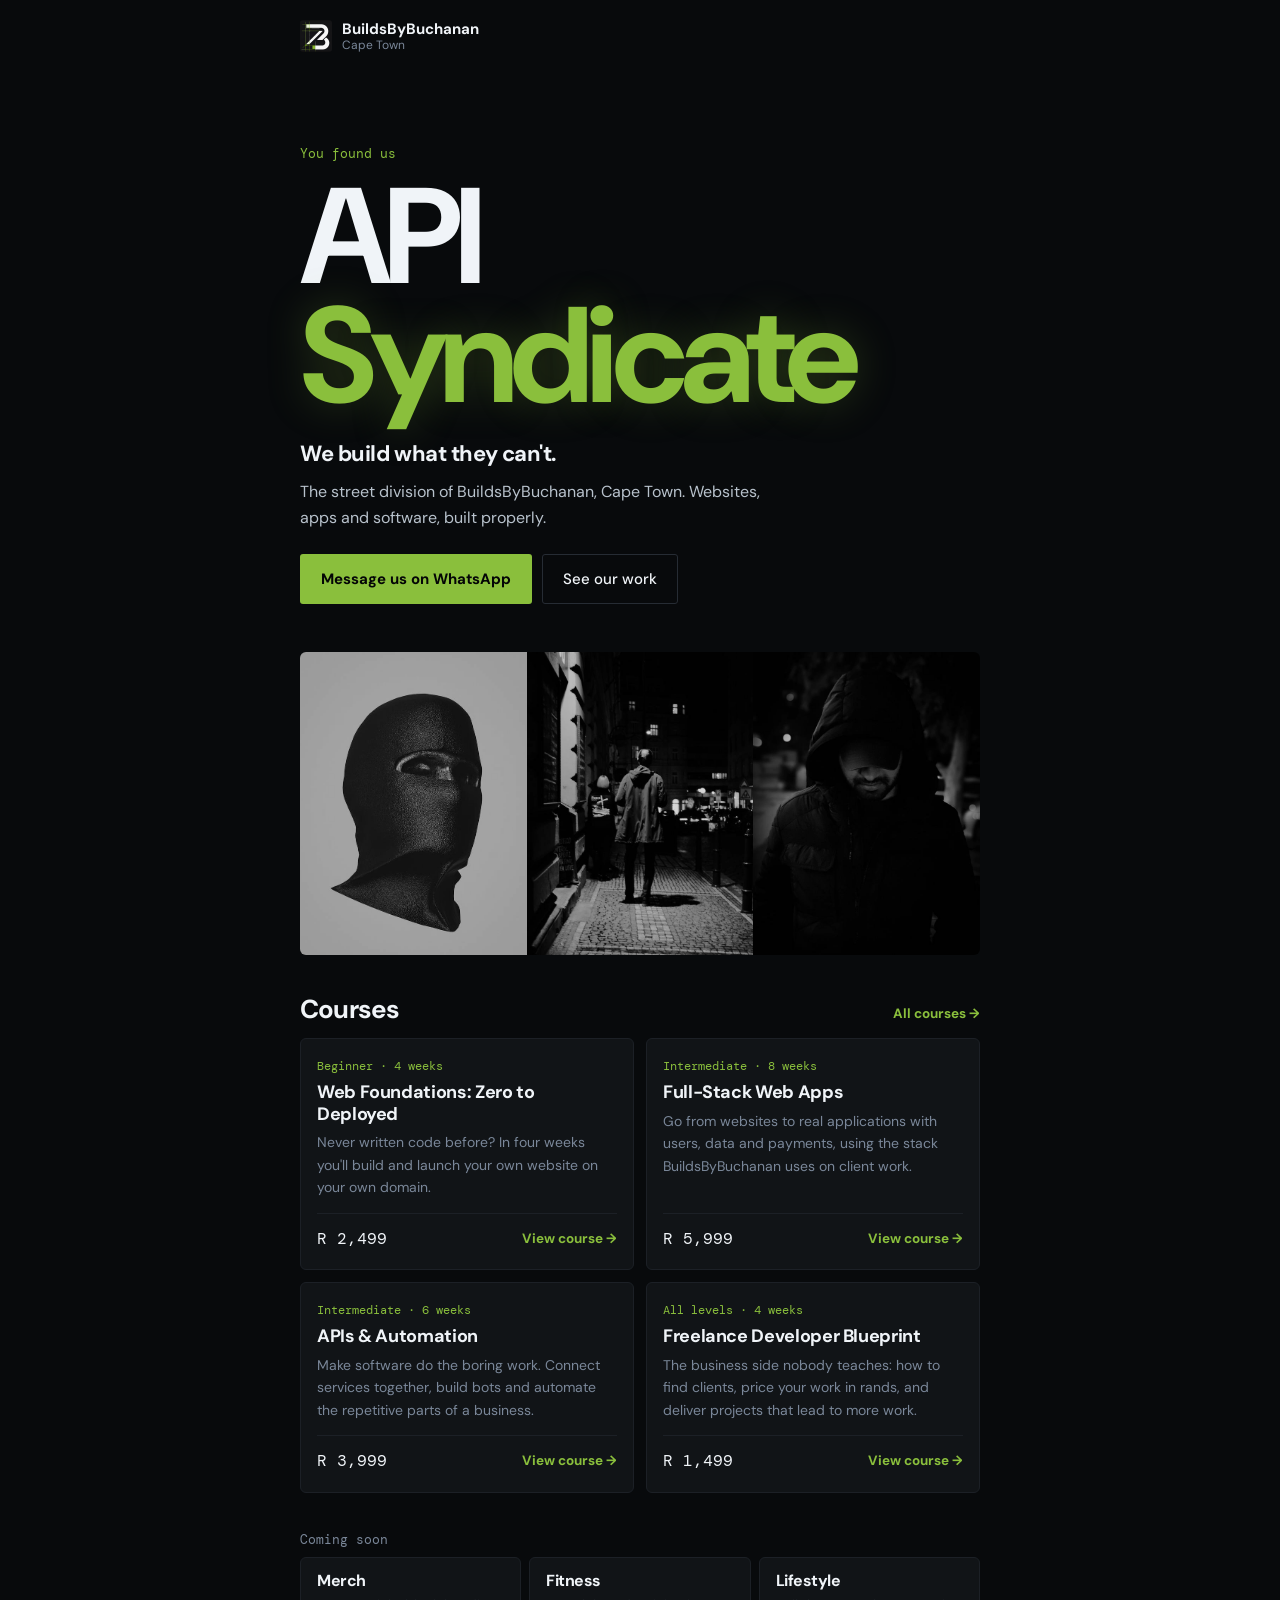
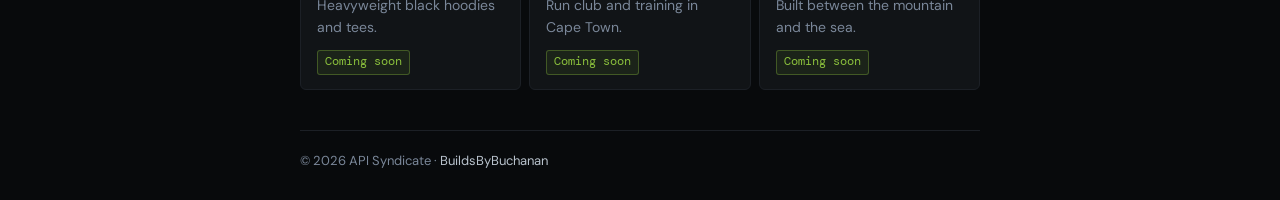
<file: index.html>
<!DOCTYPE html>
<html lang="en">
<head>
  <meta charset="UTF-8">
  <meta name="viewport" content="width=device-width, initial-scale=1.0, viewport-fit=cover">
  <title>API Syndicate | BuildsByBuchanan</title>
  <meta name="description" content="API Syndicate, the street division of BuildsByBuchanan in Cape Town.">
  <meta name="theme-color" content="#080A0C">
  <meta property="og:title" content="API Syndicate by BuildsByBuchanan">
  <meta property="og:description" content="You found us. We build what they can't.">
  <meta property="og:image" content="img/mob2.jpg">
  <link rel="icon" type="image/png" href="assets/bbb-mark.png">
  <link rel="preconnect" href="https://fonts.googleapis.com">
  <link rel="preconnect" href="https://fonts.gstatic.com" crossorigin>
  <link href="https://fonts.googleapis.com/css2?family=DM+Sans:opsz,wght@9..40,400;9..40,500;9..40,700&family=DM+Mono:wght@400&display=swap" rel="stylesheet">
  <link rel="stylesheet" href="style.css">
</head>
<body>

  <header class="top">
    <a href="https://buildsbybuchanan.com" class="brand" target="_blank" rel="noopener">
      <img src="assets/bbb-mark.png" alt="" width="32" height="32">
      <span><b>BuildsByBuchanan</b><small>Cape Town</small></span>
    </a>
  </header>

  <main>
    <section class="hero">
      <span class="eyebrow">You found us</span>
      <h1 class="wordmark">API<br><em>Syndicate</em></h1>
      <p class="tagline">We build what they can't.</p>
      <p>The street division of BuildsByBuchanan, Cape Town. Websites, apps and software, built properly.</p>
      <div class="actions">
        <a class="btn btn-primary" href="https://wa.me/27792686620?text=Hi%2C%20I%20found%20API%20Syndicate" target="_blank" rel="noopener">Message us on WhatsApp</a>
        <a class="btn btn-ghost" href="https://buildsbybuchanan.com" target="_blank" rel="noopener">See our work</a>
      </div>
    </section>

    <section class="photos" aria-label="The crew">
      <img src="img/sm/mob2.jpg" srcset="img/sm/mob2.jpg 640w, img/mob2.jpg 1400w" sizes="(min-width: 720px) 240px, 33vw" alt="Crew member in a black balaclava">
      <img src="img/sm/night4.jpg" srcset="img/sm/night4.jpg 640w, img/night4.jpg 1400w" sizes="(min-width: 720px) 240px, 33vw" alt="Crew member walking a city street at night">
      <img src="img/sm/hood5.jpg" srcset="img/sm/hood5.jpg 640w, img/hood5.jpg 1400w" sizes="(min-width: 720px) 240px, 33vw" alt="Crew member in a black hoodie">
    </section>

    <!-- COURSES:START (generated by tools/build.py) -->
    <section class="home-courses" aria-labelledby="coursesTitle">
      <div class="home-courses-head">
        <h2 id="coursesTitle">Courses</h2>
        <a href="courses.html" class="go">All courses →</a>
      </div>
      <div class="course-grid">
      <a class="course-card" href="courses/web-foundations.html">
        <span class="level">Beginner · 4 weeks</span>
        <h3>Web Foundations: Zero to Deployed</h3>
        <p>Never written code before? In four weeks you&#x27;ll build and launch your own website on your own domain.</p>
        <span class="card-row"><span class="price">R 2,499</span><span class="go">View course →</span></span>
      </a>
      <a class="course-card" href="courses/full-stack-web-apps.html">
        <span class="level">Intermediate · 8 weeks</span>
        <h3>Full-Stack Web Apps</h3>
        <p>Go from websites to real applications with users, data and payments, using the stack BuildsByBuchanan uses on client work.</p>
        <span class="card-row"><span class="price">R 5,999</span><span class="go">View course →</span></span>
      </a>
      <a class="course-card" href="courses/apis-and-automation.html">
        <span class="level">Intermediate · 6 weeks</span>
        <h3>APIs &amp; Automation</h3>
        <p>Make software do the boring work. Connect services together, build bots and automate the repetitive parts of a business.</p>
        <span class="card-row"><span class="price">R 3,999</span><span class="go">View course →</span></span>
      </a>
      <a class="course-card" href="courses/freelance-developer-blueprint.html">
        <span class="level">All levels · 4 weeks</span>
        <h3>Freelance Developer Blueprint</h3>
        <p>The business side nobody teaches: how to find clients, price your work in rands, and deliver projects that lead to more work.</p>
        <span class="card-row"><span class="price">R 1,499</span><span class="go">View course →</span></span>
      </a>
      </div>
    </section>
    <!-- COURSES:END -->

    <section class="tiles-wrap" aria-labelledby="soonTitle">
      <h2 id="soonTitle" class="small-head">Coming soon</h2>
      <div class="tiles">
      <div class="tile"><h2>Merch</h2><p>Heavyweight black hoodies and tees.</p><span class="soon">Coming soon</span></div>
      <div class="tile"><h2>Fitness</h2><p>Run club and training in Cape Town.</p><span class="soon">Coming soon</span></div>
      <div class="tile"><h2>Lifestyle</h2><p>Built between the mountain and the sea.</p><span class="soon">Coming soon</span></div>
      </div>
    </section>
  </main>

  <footer>
    © <span id="y">2026</span> API Syndicate · <a href="https://buildsbybuchanan.com" target="_blank" rel="noopener">BuildsByBuchanan</a>
  </footer>

  <script>document.getElementById('y').textContent = new Date().getFullYear();</script>
</body>
</html>
</file>
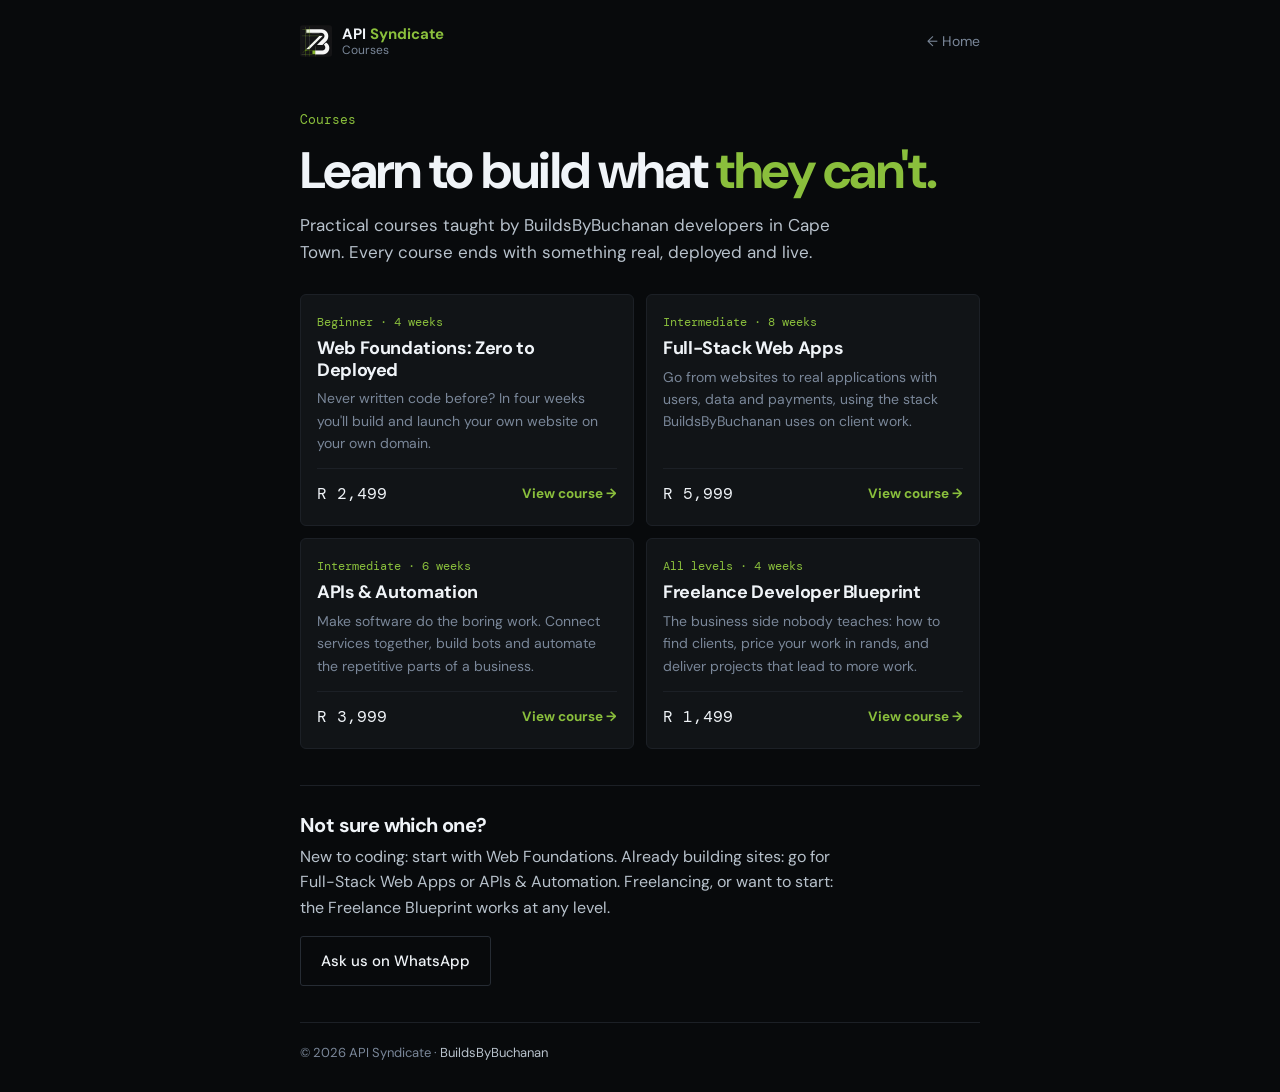
<file: courses.html>
<!DOCTYPE html>
<html lang="en">
<head>
  <meta charset="UTF-8">
  <meta name="viewport" content="width=device-width, initial-scale=1.0, viewport-fit=cover">
  <title>Courses | API Syndicate</title>
  <meta name="description" content="Software courses from API Syndicate and BuildsByBuchanan in Cape Town.">
  <meta name="theme-color" content="#080A0C">
  <link rel="icon" type="image/png" href="assets/bbb-mark.png">
  <link rel="preconnect" href="https://fonts.googleapis.com">
  <link rel="preconnect" href="https://fonts.gstatic.com" crossorigin>
  <link href="https://fonts.googleapis.com/css2?family=DM+Sans:opsz,wght@9..40,400;9..40,500;9..40,700&family=DM+Mono:wght@400&display=swap" rel="stylesheet">
  <link rel="stylesheet" href="style.css">
</head>
<body>

  <header class="top top-row">
    <a href="./" class="brand">
      <img src="assets/bbb-mark.png" alt="" width="32" height="32">
      <span><b>API <em>Syndicate</em></b><small>Courses</small></span>
    </a>
    <a href="./" class="back">← Home</a>
  </header>

  <main>
    <section class="page-intro">
      <span class="eyebrow">Courses</span>
      <h1>Learn to build what <em>they can't.</em></h1>
      <p>Practical courses taught by BuildsByBuchanan developers in Cape Town. Every course ends with something real, deployed and live.</p>
    </section>

    <div class="course-grid">
      <a class="course-card" href="courses/web-foundations.html">
        <span class="level">Beginner · 4 weeks</span>
        <h3>Web Foundations: Zero to Deployed</h3>
        <p>Never written code before? In four weeks you&#x27;ll build and launch your own website on your own domain.</p>
        <span class="card-row"><span class="price">R 2,499</span><span class="go">View course →</span></span>
      </a>
      <a class="course-card" href="courses/full-stack-web-apps.html">
        <span class="level">Intermediate · 8 weeks</span>
        <h3>Full-Stack Web Apps</h3>
        <p>Go from websites to real applications with users, data and payments, using the stack BuildsByBuchanan uses on client work.</p>
        <span class="card-row"><span class="price">R 5,999</span><span class="go">View course →</span></span>
      </a>
      <a class="course-card" href="courses/apis-and-automation.html">
        <span class="level">Intermediate · 6 weeks</span>
        <h3>APIs &amp; Automation</h3>
        <p>Make software do the boring work. Connect services together, build bots and automate the repetitive parts of a business.</p>
        <span class="card-row"><span class="price">R 3,999</span><span class="go">View course →</span></span>
      </a>
      <a class="course-card" href="courses/freelance-developer-blueprint.html">
        <span class="level">All levels · 4 weeks</span>
        <h3>Freelance Developer Blueprint</h3>
        <p>The business side nobody teaches: how to find clients, price your work in rands, and deliver projects that lead to more work.</p>
        <span class="card-row"><span class="price">R 1,499</span><span class="go">View course →</span></span>
      </a>
    </div>

    <section class="note">
      <h2>Not sure which one?</h2>
      <p>New to coding: start with Web Foundations. Already building sites: go for Full-Stack Web Apps or APIs &amp; Automation. Freelancing, or want to start: the Freelance Blueprint works at any level.</p>
      <a class="btn btn-ghost" href="https://wa.me/27792686620?text=Hi%2C%20which%20API%20Syndicate%20course%20is%20right%20for%20me%3F" target="_blank" rel="noopener">Ask us on WhatsApp</a>
    </section>
  </main>

  <footer>
    © <span id="y">2026</span> API Syndicate · <a href="https://buildsbybuchanan.com" target="_blank" rel="noopener">BuildsByBuchanan</a>
  </footer>

  <script>document.getElementById('y').textContent = new Date().getFullYear();</script>
</body>
</html>
</file>
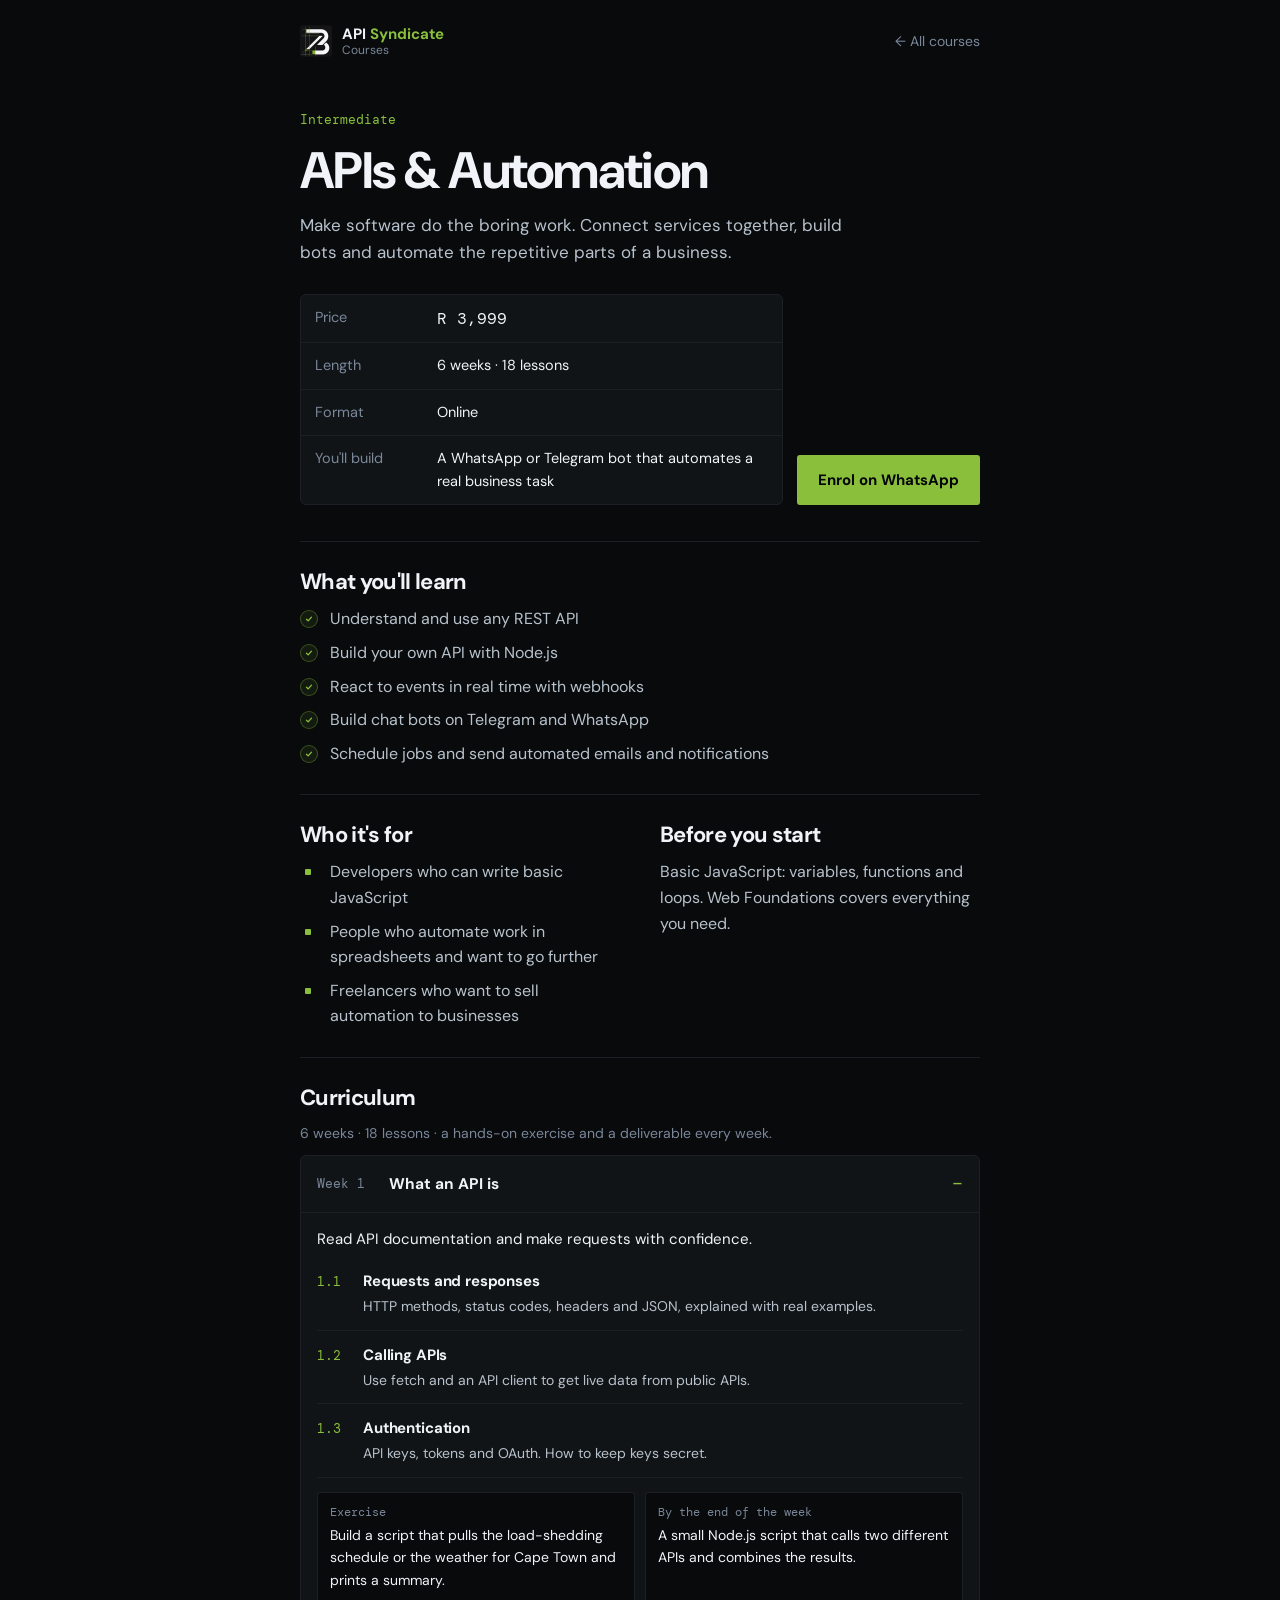
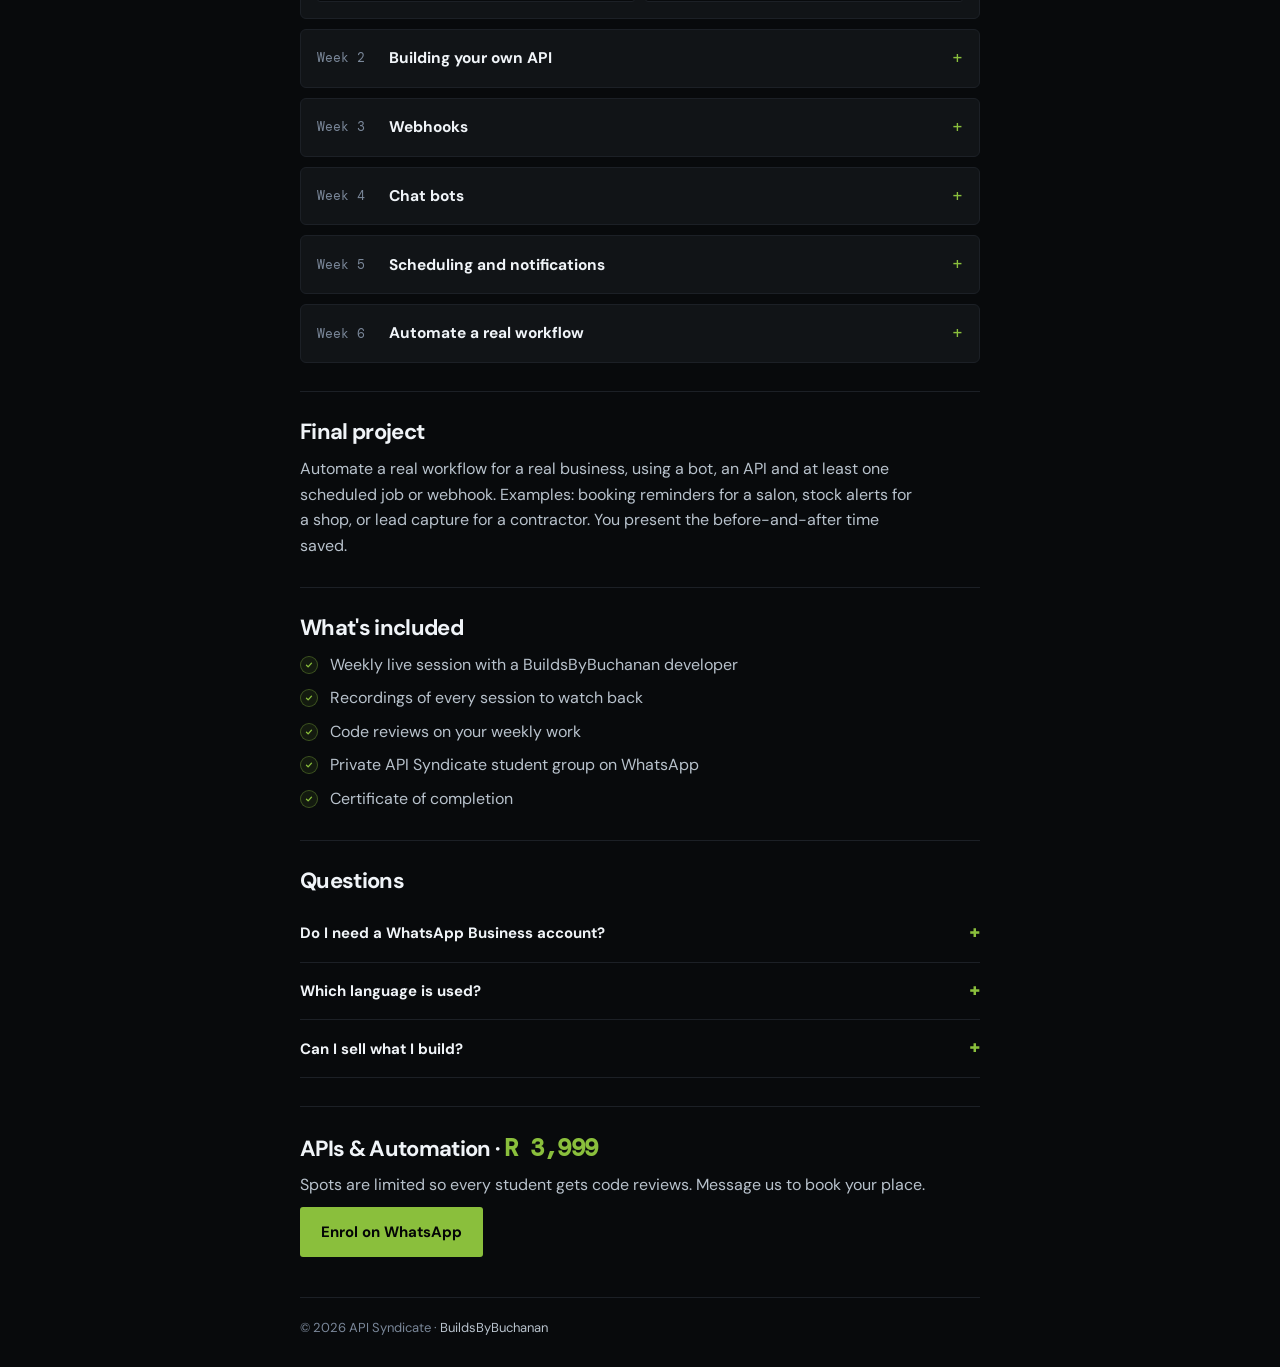
<file: courses/apis-and-automation.html>
<!DOCTYPE html>
<html lang="en">
<head>
  <meta charset="UTF-8">
  <meta name="viewport" content="width=device-width, initial-scale=1.0, viewport-fit=cover">
  <title>APIs &amp; Automation | API Syndicate Courses</title>
  <meta name="description" content="Make software do the boring work. Connect services together, build bots and automate the repetitive parts of a business.">
  <meta name="theme-color" content="#080A0C">
  <link rel="icon" type="image/png" href="../assets/bbb-mark.png">
  <link rel="preconnect" href="https://fonts.googleapis.com">
  <link rel="preconnect" href="https://fonts.gstatic.com" crossorigin>
  <link href="https://fonts.googleapis.com/css2?family=DM+Sans:opsz,wght@9..40,400;9..40,500;9..40,700&family=DM+Mono:wght@400&display=swap" rel="stylesheet">
  <link rel="stylesheet" href="../style.css">
</head>
<body>

  <header class="top top-row">
    <a href=".././" class="brand">
      <img src="../assets/bbb-mark.png" alt="" width="32" height="32">
      <span><b>API <em>Syndicate</em></b><small>Courses</small></span>
    </a>
    <a href="../courses.html" class="back">← All courses</a>
  </header>

  <main>
    <section class="page-intro">
      <span class="eyebrow">Intermediate</span>
      <h1>APIs &amp; Automation</h1>
      <p>Make software do the boring work. Connect services together, build bots and automate the repetitive parts of a business.</p>
    </section>

    <section class="enrol-box">
      <dl class="facts">
        <div><dt>Price</dt><dd class="price-lg">R 3,999</dd></div>
        <div><dt>Length</dt><dd>6 weeks · 18 lessons</dd></div>
        <div><dt>Format</dt><dd>Online</dd></div>
        <div><dt>You'll build</dt><dd>A WhatsApp or Telegram bot that automates a real business task</dd></div>
      </dl>
      <a class="btn btn-primary" href="https://wa.me/27792686620?text=Hi%2C%20I%27d%20like%20to%20enrol%20in%20APIs%20%26%20Automation%20%28R%203%2C999%29." target="_blank" rel="noopener">Enrol on WhatsApp</a>
    </section>

    <section class="block">
      <h2>What you'll learn</h2>
      <ul class="ticks">
          <li>Understand and use any REST API</li>
          <li>Build your own API with Node.js</li>
          <li>React to events in real time with webhooks</li>
          <li>Build chat bots on Telegram and WhatsApp</li>
          <li>Schedule jobs and send automated emails and notifications</li>
      </ul>
    </section>

    <section class="block two-col">
      <div>
        <h2>Who it's for</h2>
        <ul class="dots">
          <li>Developers who can write basic JavaScript</li>
          <li>People who automate work in spreadsheets and want to go further</li>
          <li>Freelancers who want to sell automation to businesses</li>
        </ul>
      </div>
      <div>
        <h2>Before you start</h2>
        <p>Basic JavaScript: variables, functions and loops. Web Foundations covers everything you need.</p>
      </div>
    </section>

    <section class="block">
      <h2>Curriculum</h2>
      <p class="muted">6 weeks · 18 lessons · a hands-on exercise and a deliverable every week.</p>
      <details class="week" open>
        <summary><span class="wk">Week 1</span><span class="wk-title">What an API is</span></summary>
        <div class="week-body">
          <p class="goal">Read API documentation and make requests with confidence.</p>
          <ol class="lessons">
            <li><b>1.1</b><div><h4>Requests and responses</h4><p>HTTP methods, status codes, headers and JSON, explained with real examples.</p></div></li>
            <li><b>1.2</b><div><h4>Calling APIs</h4><p>Use fetch and an API client to get live data from public APIs.</p></div></li>
            <li><b>1.3</b><div><h4>Authentication</h4><p>API keys, tokens and OAuth. How to keep keys secret.</p></div></li>
          </ol>
          <dl class="week-tasks">
            <div><dt>Exercise</dt><dd>Build a script that pulls the load-shedding schedule or the weather for Cape Town and prints a summary.</dd></div>
            <div><dt>By the end of the week</dt><dd>A small Node.js script that calls two different APIs and combines the results.</dd></div>
          </dl>
        </div>
      </details>
      <details class="week">
        <summary><span class="wk">Week 2</span><span class="wk-title">Building your own API</span></summary>
        <div class="week-body">
          <p class="goal">Create an API other software can use.</p>
          <ol class="lessons">
            <li><b>2.1</b><div><h4>Node.js and Express</h4><p>Set up a server with routes, handle requests and send JSON responses.</p></div></li>
            <li><b>2.2</b><div><h4>Data and validation</h4><p>Store data in a database, validate input and return helpful errors.</p></div></li>
            <li><b>2.3</b><div><h4>Deploying an API</h4><p>Put your API online and test it from anywhere.</p></div></li>
          </ol>
          <dl class="week-tasks">
            <div><dt>Exercise</dt><dd>Build an API for a small shop: products, stock and orders.</dd></div>
            <div><dt>By the end of the week</dt><dd>A deployed API with at least four endpoints and a short README showing how to use it.</dd></div>
          </dl>
        </div>
      </details>
      <details class="week">
        <summary><span class="wk">Week 3</span><span class="wk-title">Webhooks</span></summary>
        <div class="week-body">
          <p class="goal">Run code the moment something happens elsewhere.</p>
          <ol class="lessons">
            <li><b>3.1</b><div><h4>How webhooks work</h4><p>The difference between asking for updates and being told about them.</p></div></li>
            <li><b>3.2</b><div><h4>Receiving webhooks safely</h4><p>Verify signatures, handle retries and avoid processing the same event twice.</p></div></li>
            <li><b>3.3</b><div><h4>Real integrations</h4><p>Payment, form and GitHub webhooks triggering your own code.</p></div></li>
          </ol>
          <dl class="week-tasks">
            <div><dt>Exercise</dt><dd>When a form is submitted, save it and send yourself an instant notification.</dd></div>
            <div><dt>By the end of the week</dt><dd>A webhook receiver connected to a real service.</dd></div>
          </dl>
        </div>
      </details>
      <details class="week">
        <summary><span class="wk">Week 4</span><span class="wk-title">Chat bots</span></summary>
        <div class="week-body">
          <p class="goal">Build bots people can talk to.</p>
          <ol class="lessons">
            <li><b>4.1</b><div><h4>Telegram bots</h4><p>Create a bot, handle commands and reply with buttons and menus.</p></div></li>
            <li><b>4.2</b><div><h4>WhatsApp Business API</h4><p>How WhatsApp automation works, message templates, and the rules you need to follow.</p></div></li>
            <li><b>4.3</b><div><h4>Conversation design</h4><p>Keep bots short, useful and clear about what they can&#x27;t do.</p></div></li>
          </ol>
          <dl class="week-tasks">
            <div><dt>Exercise</dt><dd>Build a bot that answers FAQs and takes simple bookings or orders.</dd></div>
            <div><dt>By the end of the week</dt><dd>A working bot that stores what users send it.</dd></div>
          </dl>
        </div>
      </details>
      <details class="week">
        <summary><span class="wk">Week 5</span><span class="wk-title">Scheduling and notifications</span></summary>
        <div class="week-body">
          <p class="goal">Automate work that happens on a timetable.</p>
          <ol class="lessons">
            <li><b>5.1</b><div><h4>Cron jobs</h4><p>Run code every hour, every morning or every Friday, reliably.</p></div></li>
            <li><b>5.2</b><div><h4>Email and messaging</h4><p>Send transactional emails and messages without landing in spam.</p></div></li>
            <li><b>5.3</b><div><h4>Error handling and logs</h4><p>Know when an automation fails, and make it retry safely.</p></div></li>
          </ol>
          <dl class="week-tasks">
            <div><dt>Exercise</dt><dd>Send an automatic daily summary of yesterday&#x27;s orders.</dd></div>
            <div><dt>By the end of the week</dt><dd>A scheduled job running in production with alerts when it fails.</dd></div>
          </dl>
        </div>
      </details>
      <details class="week">
        <summary><span class="wk">Week 6</span><span class="wk-title">Automate a real workflow</span></summary>
        <div class="week-body">
          <p class="goal">Put everything together for a real business.</p>
          <ol class="lessons">
            <li><b>6.1</b><div><h4>Finding what to automate</h4><p>Spot repetitive tasks worth automating and estimate the time saved.</p></div></li>
            <li><b>6.2</b><div><h4>Planning the flow</h4><p>Map triggers, steps and failure points before writing code.</p></div></li>
            <li><b>6.3</b><div><h4>Handover</h4><p>Document your automation so a business owner can trust it.</p></div></li>
          </ol>
          <dl class="week-tasks">
            <div><dt>Exercise</dt><dd>Interview a business owner and choose one workflow to automate.</dd></div>
            <div><dt>By the end of the week</dt><dd>Your final project, live and documented.</dd></div>
          </dl>
        </div>
      </details>
    </section>

    <section class="block">
      <h2>Final project</h2>
      <p>Automate a real workflow for a real business, using a bot, an API and at least one scheduled job or webhook. Examples: booking reminders for a salon, stock alerts for a shop, or lead capture for a contractor. You present the before-and-after time saved.</p>
    </section>

    <section class="block">
      <h2>What's included</h2>
      <ul class="ticks">
          <li>Weekly live session with a BuildsByBuchanan developer</li>
          <li>Recordings of every session to watch back</li>
          <li>Code reviews on your weekly work</li>
          <li>Private API Syndicate student group on WhatsApp</li>
          <li>Certificate of completion</li>
      </ul>
    </section>

    <section class="block">
      <h2>Questions</h2>
      <details class="faq"><summary>Do I need a WhatsApp Business account?</summary><p>No. You can do the whole course on Telegram. We cover WhatsApp so you know how to set it up for clients.</p></details>
      <details class="faq"><summary>Which language is used?</summary><p>JavaScript with Node.js throughout.</p></details>
      <details class="faq"><summary>Can I sell what I build?</summary><p>Yes. Many students turn their final project into their first paid automation client.</p></details>
    </section>

    <section class="enrol-end">
      <h2>APIs &amp; Automation · <span class="price-lg">R 3,999</span></h2>
      <p>Spots are limited so every student gets code reviews. Message us to book your place.</p>
      <a class="btn btn-primary" href="https://wa.me/27792686620?text=Hi%2C%20I%27d%20like%20to%20enrol%20in%20APIs%20%26%20Automation%20%28R%203%2C999%29." target="_blank" rel="noopener">Enrol on WhatsApp</a>
    </section>
  </main>

  <footer>
    © <span id="y">2026</span> API Syndicate · <a href="https://buildsbybuchanan.com" target="_blank" rel="noopener">BuildsByBuchanan</a>
  </footer>

  <script>document.getElementById('y').textContent = new Date().getFullYear();</script>
</body>
</html>
</file>
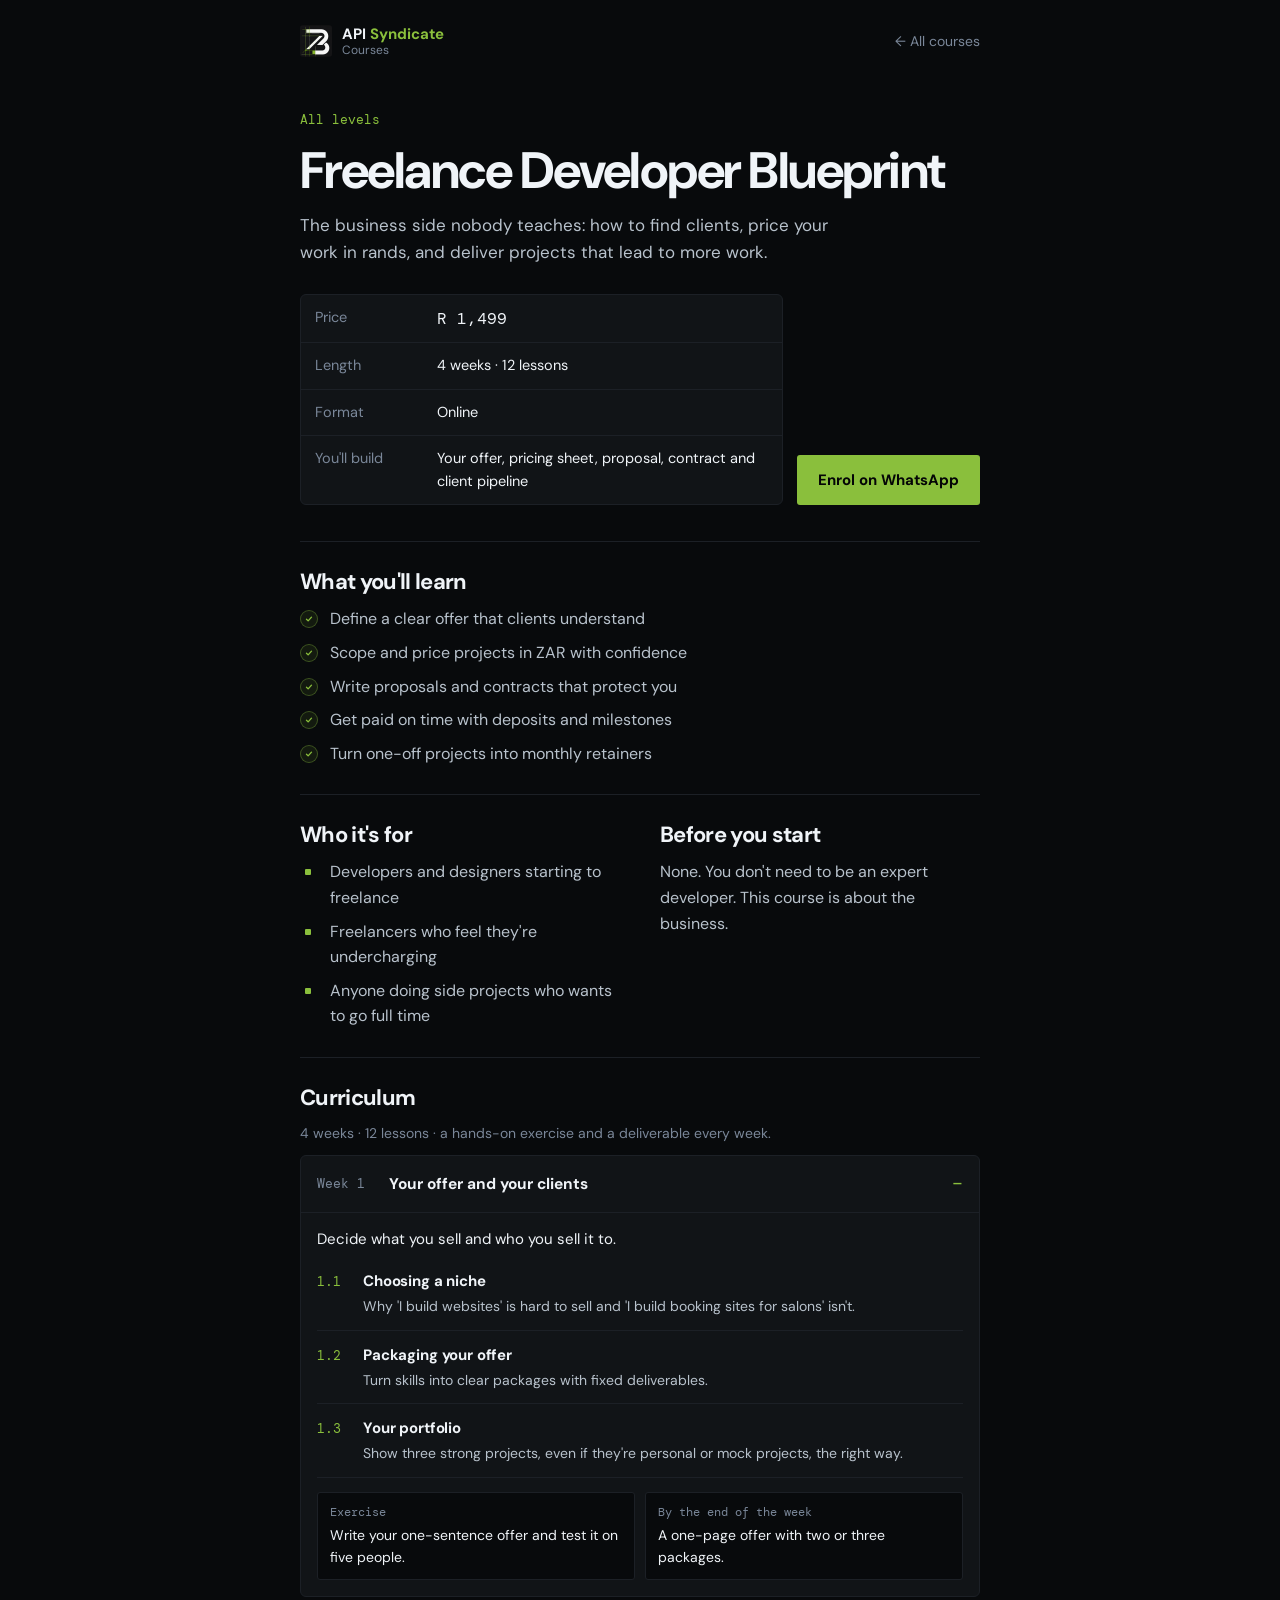
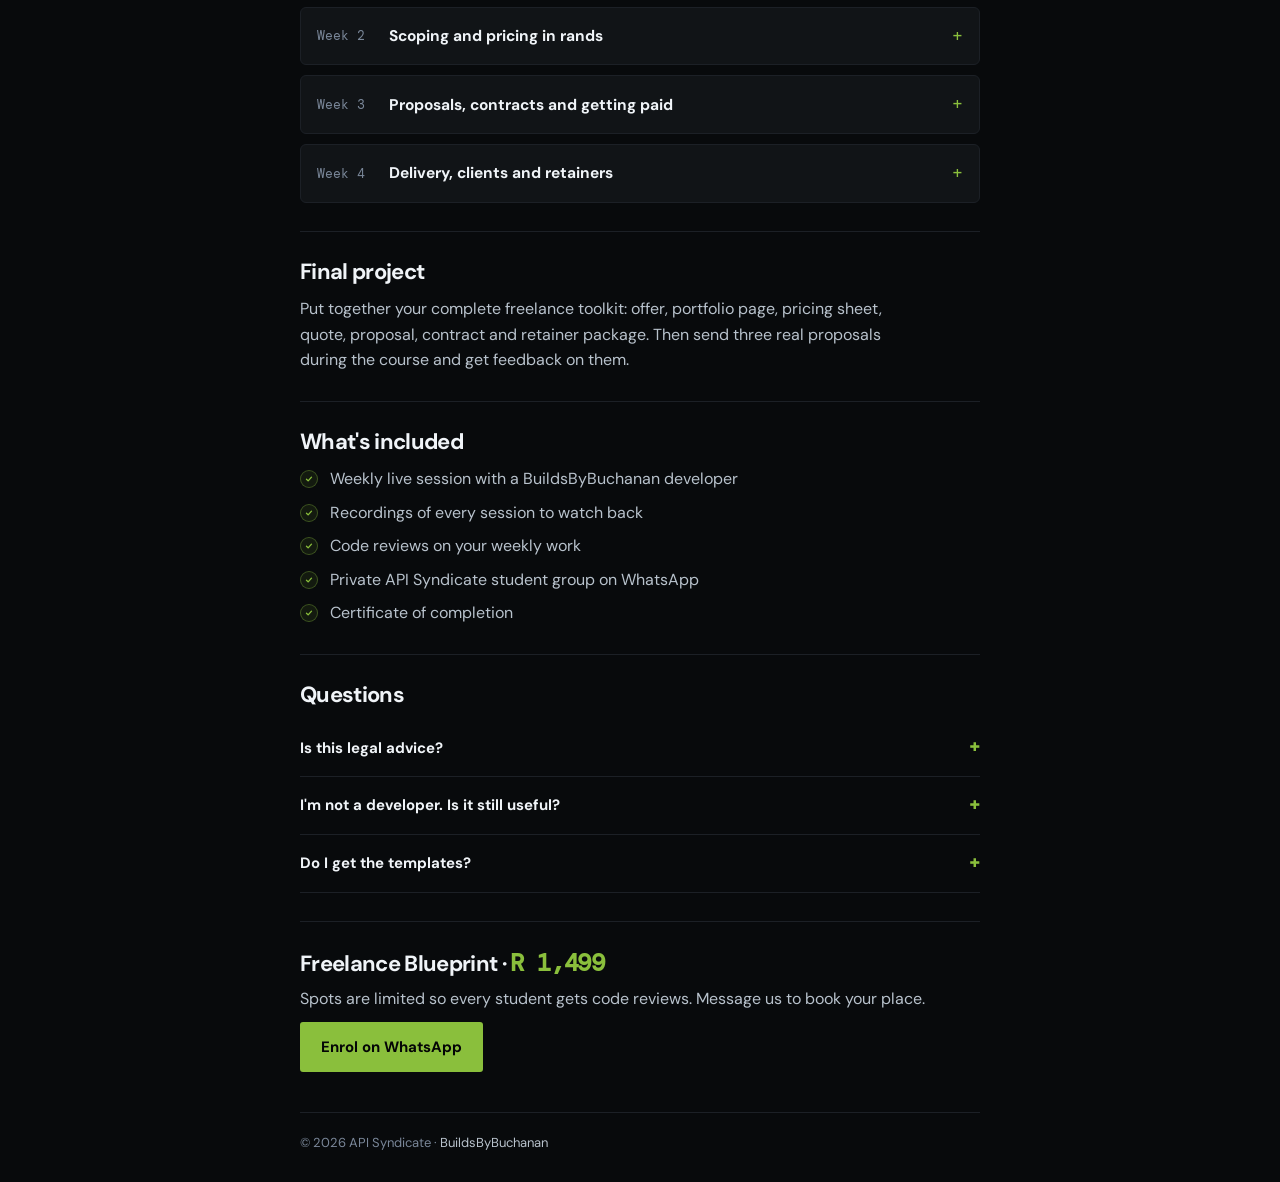
<file: courses/freelance-developer-blueprint.html>
<!DOCTYPE html>
<html lang="en">
<head>
  <meta charset="UTF-8">
  <meta name="viewport" content="width=device-width, initial-scale=1.0, viewport-fit=cover">
  <title>Freelance Developer Blueprint | API Syndicate Courses</title>
  <meta name="description" content="The business side nobody teaches: how to find clients, price your work in rands, and deliver projects that lead to more work.">
  <meta name="theme-color" content="#080A0C">
  <link rel="icon" type="image/png" href="../assets/bbb-mark.png">
  <link rel="preconnect" href="https://fonts.googleapis.com">
  <link rel="preconnect" href="https://fonts.gstatic.com" crossorigin>
  <link href="https://fonts.googleapis.com/css2?family=DM+Sans:opsz,wght@9..40,400;9..40,500;9..40,700&family=DM+Mono:wght@400&display=swap" rel="stylesheet">
  <link rel="stylesheet" href="../style.css">
</head>
<body>

  <header class="top top-row">
    <a href=".././" class="brand">
      <img src="../assets/bbb-mark.png" alt="" width="32" height="32">
      <span><b>API <em>Syndicate</em></b><small>Courses</small></span>
    </a>
    <a href="../courses.html" class="back">← All courses</a>
  </header>

  <main>
    <section class="page-intro">
      <span class="eyebrow">All levels</span>
      <h1>Freelance Developer Blueprint</h1>
      <p>The business side nobody teaches: how to find clients, price your work in rands, and deliver projects that lead to more work.</p>
    </section>

    <section class="enrol-box">
      <dl class="facts">
        <div><dt>Price</dt><dd class="price-lg">R 1,499</dd></div>
        <div><dt>Length</dt><dd>4 weeks · 12 lessons</dd></div>
        <div><dt>Format</dt><dd>Online</dd></div>
        <div><dt>You'll build</dt><dd>Your offer, pricing sheet, proposal, contract and client pipeline</dd></div>
      </dl>
      <a class="btn btn-primary" href="https://wa.me/27792686620?text=Hi%2C%20I%27d%20like%20to%20enrol%20in%20Freelance%20Developer%20Blueprint%20%28R%201%2C499%29." target="_blank" rel="noopener">Enrol on WhatsApp</a>
    </section>

    <section class="block">
      <h2>What you'll learn</h2>
      <ul class="ticks">
          <li>Define a clear offer that clients understand</li>
          <li>Scope and price projects in ZAR with confidence</li>
          <li>Write proposals and contracts that protect you</li>
          <li>Get paid on time with deposits and milestones</li>
          <li>Turn one-off projects into monthly retainers</li>
      </ul>
    </section>

    <section class="block two-col">
      <div>
        <h2>Who it's for</h2>
        <ul class="dots">
          <li>Developers and designers starting to freelance</li>
          <li>Freelancers who feel they&#x27;re undercharging</li>
          <li>Anyone doing side projects who wants to go full time</li>
        </ul>
      </div>
      <div>
        <h2>Before you start</h2>
        <p>None. You don&#x27;t need to be an expert developer. This course is about the business.</p>
      </div>
    </section>

    <section class="block">
      <h2>Curriculum</h2>
      <p class="muted">4 weeks · 12 lessons · a hands-on exercise and a deliverable every week.</p>
      <details class="week" open>
        <summary><span class="wk">Week 1</span><span class="wk-title">Your offer and your clients</span></summary>
        <div class="week-body">
          <p class="goal">Decide what you sell and who you sell it to.</p>
          <ol class="lessons">
            <li><b>1.1</b><div><h4>Choosing a niche</h4><p>Why &#x27;I build websites&#x27; is hard to sell and &#x27;I build booking sites for salons&#x27; isn&#x27;t.</p></div></li>
            <li><b>1.2</b><div><h4>Packaging your offer</h4><p>Turn skills into clear packages with fixed deliverables.</p></div></li>
            <li><b>1.3</b><div><h4>Your portfolio</h4><p>Show three strong projects, even if they&#x27;re personal or mock projects, the right way.</p></div></li>
          </ol>
          <dl class="week-tasks">
            <div><dt>Exercise</dt><dd>Write your one-sentence offer and test it on five people.</dd></div>
            <div><dt>By the end of the week</dt><dd>A one-page offer with two or three packages.</dd></div>
          </dl>
        </div>
      </details>
      <details class="week">
        <summary><span class="wk">Week 2</span><span class="wk-title">Scoping and pricing in rands</span></summary>
        <div class="week-body">
          <p class="goal">Price projects so you&#x27;re paid properly and clients still say yes.</p>
          <ol class="lessons">
            <li><b>2.1</b><div><h4>Scoping a project</h4><p>Discovery questions, spotting hidden work and writing a clear scope.</p></div></li>
            <li><b>2.2</b><div><h4>Pricing models</h4><p>Hourly, fixed price and value-based pricing, and when to use each in the South African market.</p></div></li>
            <li><b>2.3</b><div><h4>Quoting</h4><p>Build a quote with line items, timelines and options.</p></div></li>
          </ol>
          <dl class="week-tasks">
            <div><dt>Exercise</dt><dd>Scope and quote a sample project from a real brief.</dd></div>
            <div><dt>By the end of the week</dt><dd>Your pricing sheet and a reusable quote template.</dd></div>
          </dl>
        </div>
      </details>
      <details class="week">
        <summary><span class="wk">Week 3</span><span class="wk-title">Proposals, contracts and getting paid</span></summary>
        <div class="week-body">
          <p class="goal">Protect yourself and get paid on time.</p>
          <ol class="lessons">
            <li><b>3.1</b><div><h4>Proposals that win</h4><p>Structure a proposal around the client&#x27;s problem, not your tech stack.</p></div></li>
            <li><b>3.2</b><div><h4>Contracts</h4><p>Scope, revisions, ownership, deposits and what happens if a project stalls.</p></div></li>
            <li><b>3.3</b><div><h4>Invoicing and payment terms</h4><p>Deposits, milestones, EFT vs card, and chasing late payments professionally.</p></div></li>
          </ol>
          <dl class="week-tasks">
            <div><dt>Exercise</dt><dd>Turn your sample quote into a full proposal and contract.</dd></div>
            <div><dt>By the end of the week</dt><dd>Proposal and contract templates ready to send.</dd></div>
          </dl>
        </div>
      </details>
      <details class="week">
        <summary><span class="wk">Week 4</span><span class="wk-title">Delivery, clients and retainers</span></summary>
        <div class="week-body">
          <p class="goal">Deliver well and turn clients into ongoing income.</p>
          <ol class="lessons">
            <li><b>4.1</b><div><h4>Running a project</h4><p>Kick-off, weekly updates and handling feedback without endless revisions.</p></div></li>
            <li><b>4.2</b><div><h4>Handover</h4><p>Training, documentation and a clean launch that makes clients refer you.</p></div></li>
            <li><b>4.3</b><div><h4>Retainers</h4><p>Hosting, maintenance and support packages that bring in monthly income.</p></div></li>
          </ol>
          <dl class="week-tasks">
            <div><dt>Exercise</dt><dd>Design a maintenance retainer and write the pitch email for it.</dd></div>
            <div><dt>By the end of the week</dt><dd>Your full freelance toolkit, ready to use.</dd></div>
          </dl>
        </div>
      </details>
    </section>

    <section class="block">
      <h2>Final project</h2>
      <p>Put together your complete freelance toolkit: offer, portfolio page, pricing sheet, quote, proposal, contract and retainer package. Then send three real proposals during the course and get feedback on them.</p>
    </section>

    <section class="block">
      <h2>What's included</h2>
      <ul class="ticks">
          <li>Weekly live session with a BuildsByBuchanan developer</li>
          <li>Recordings of every session to watch back</li>
          <li>Code reviews on your weekly work</li>
          <li>Private API Syndicate student group on WhatsApp</li>
          <li>Certificate of completion</li>
      </ul>
    </section>

    <section class="block">
      <h2>Questions</h2>
      <details class="faq"><summary>Is this legal advice?</summary><p>No. We give you working templates and explain the key clauses, but have a lawyer check your contract for big projects.</p></details>
      <details class="faq"><summary>I&#x27;m not a developer. Is it still useful?</summary><p>Yes. It works for designers, video editors and any creative freelancer.</p></details>
      <details class="faq"><summary>Do I get the templates?</summary><p>Yes, all templates are yours to keep and edit.</p></details>
    </section>

    <section class="enrol-end">
      <h2>Freelance Blueprint · <span class="price-lg">R 1,499</span></h2>
      <p>Spots are limited so every student gets code reviews. Message us to book your place.</p>
      <a class="btn btn-primary" href="https://wa.me/27792686620?text=Hi%2C%20I%27d%20like%20to%20enrol%20in%20Freelance%20Developer%20Blueprint%20%28R%201%2C499%29." target="_blank" rel="noopener">Enrol on WhatsApp</a>
    </section>
  </main>

  <footer>
    © <span id="y">2026</span> API Syndicate · <a href="https://buildsbybuchanan.com" target="_blank" rel="noopener">BuildsByBuchanan</a>
  </footer>

  <script>document.getElementById('y').textContent = new Date().getFullYear();</script>
</body>
</html>
</file>
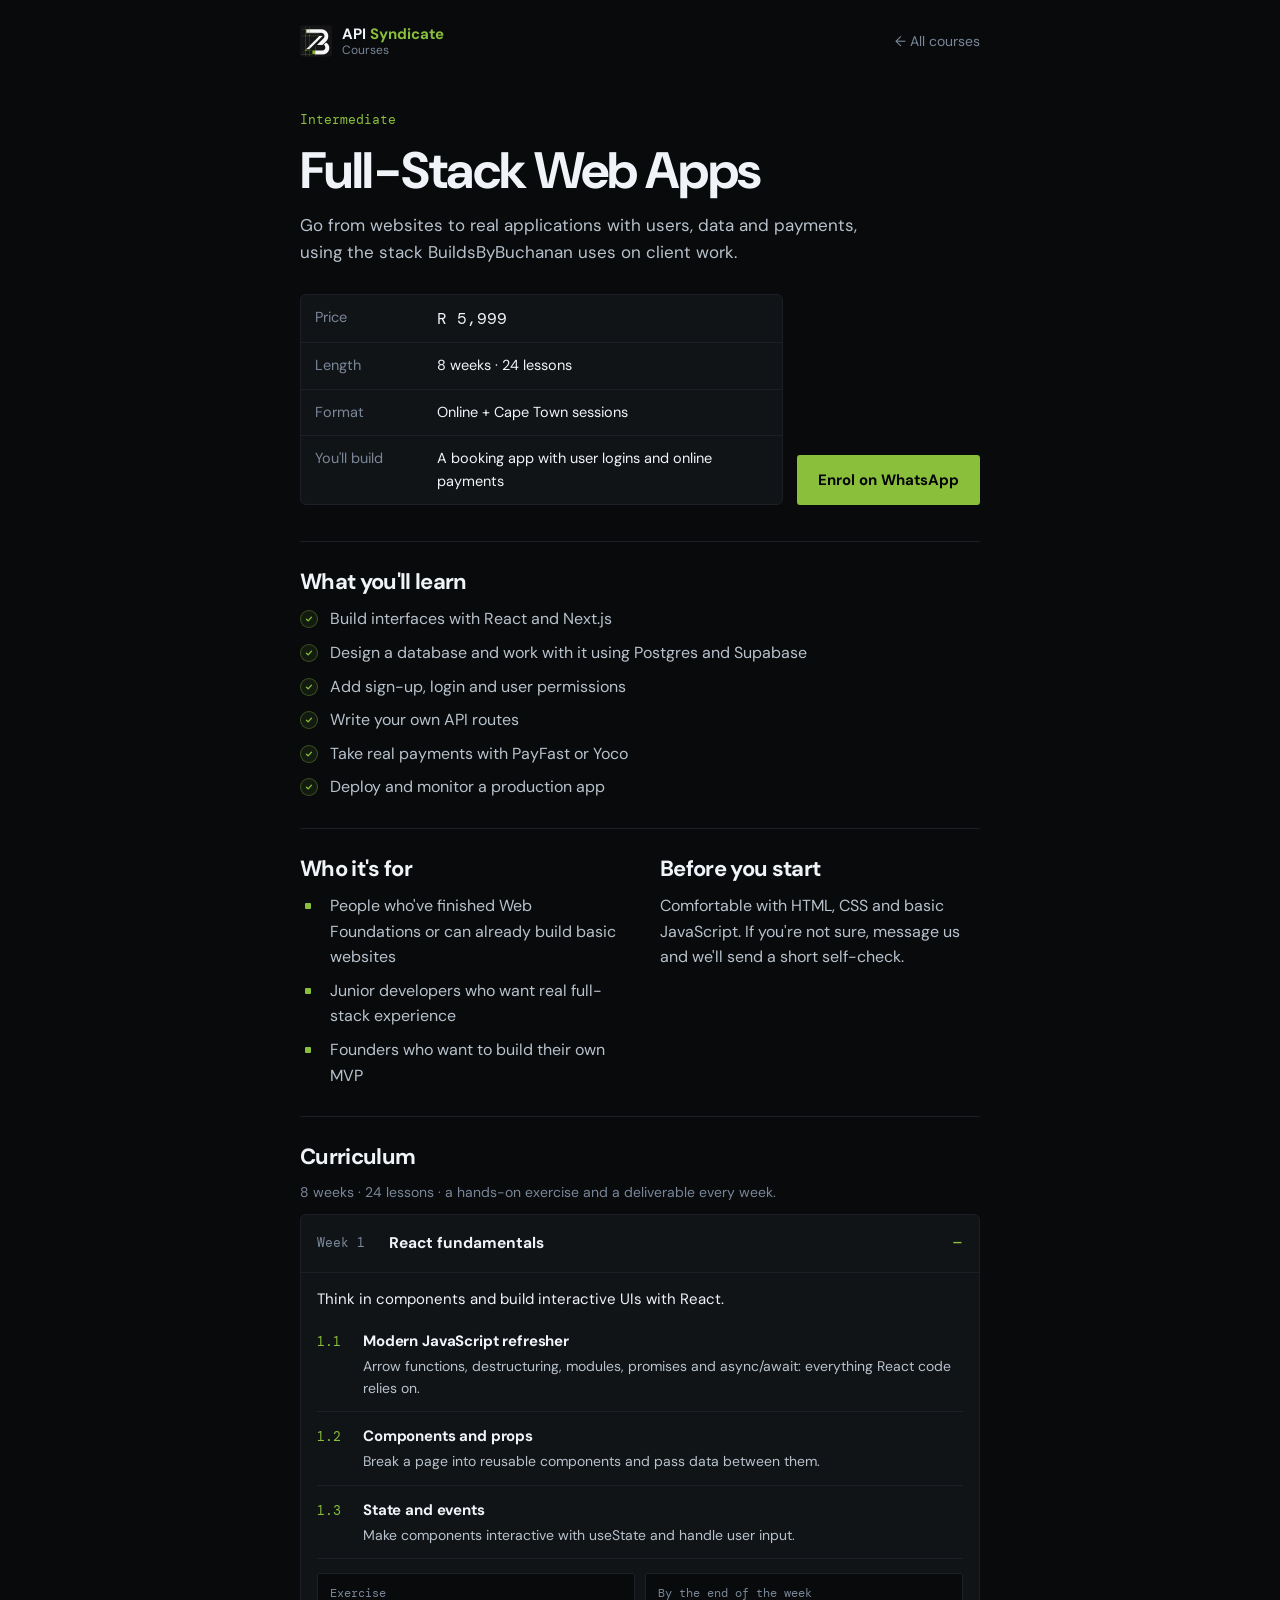
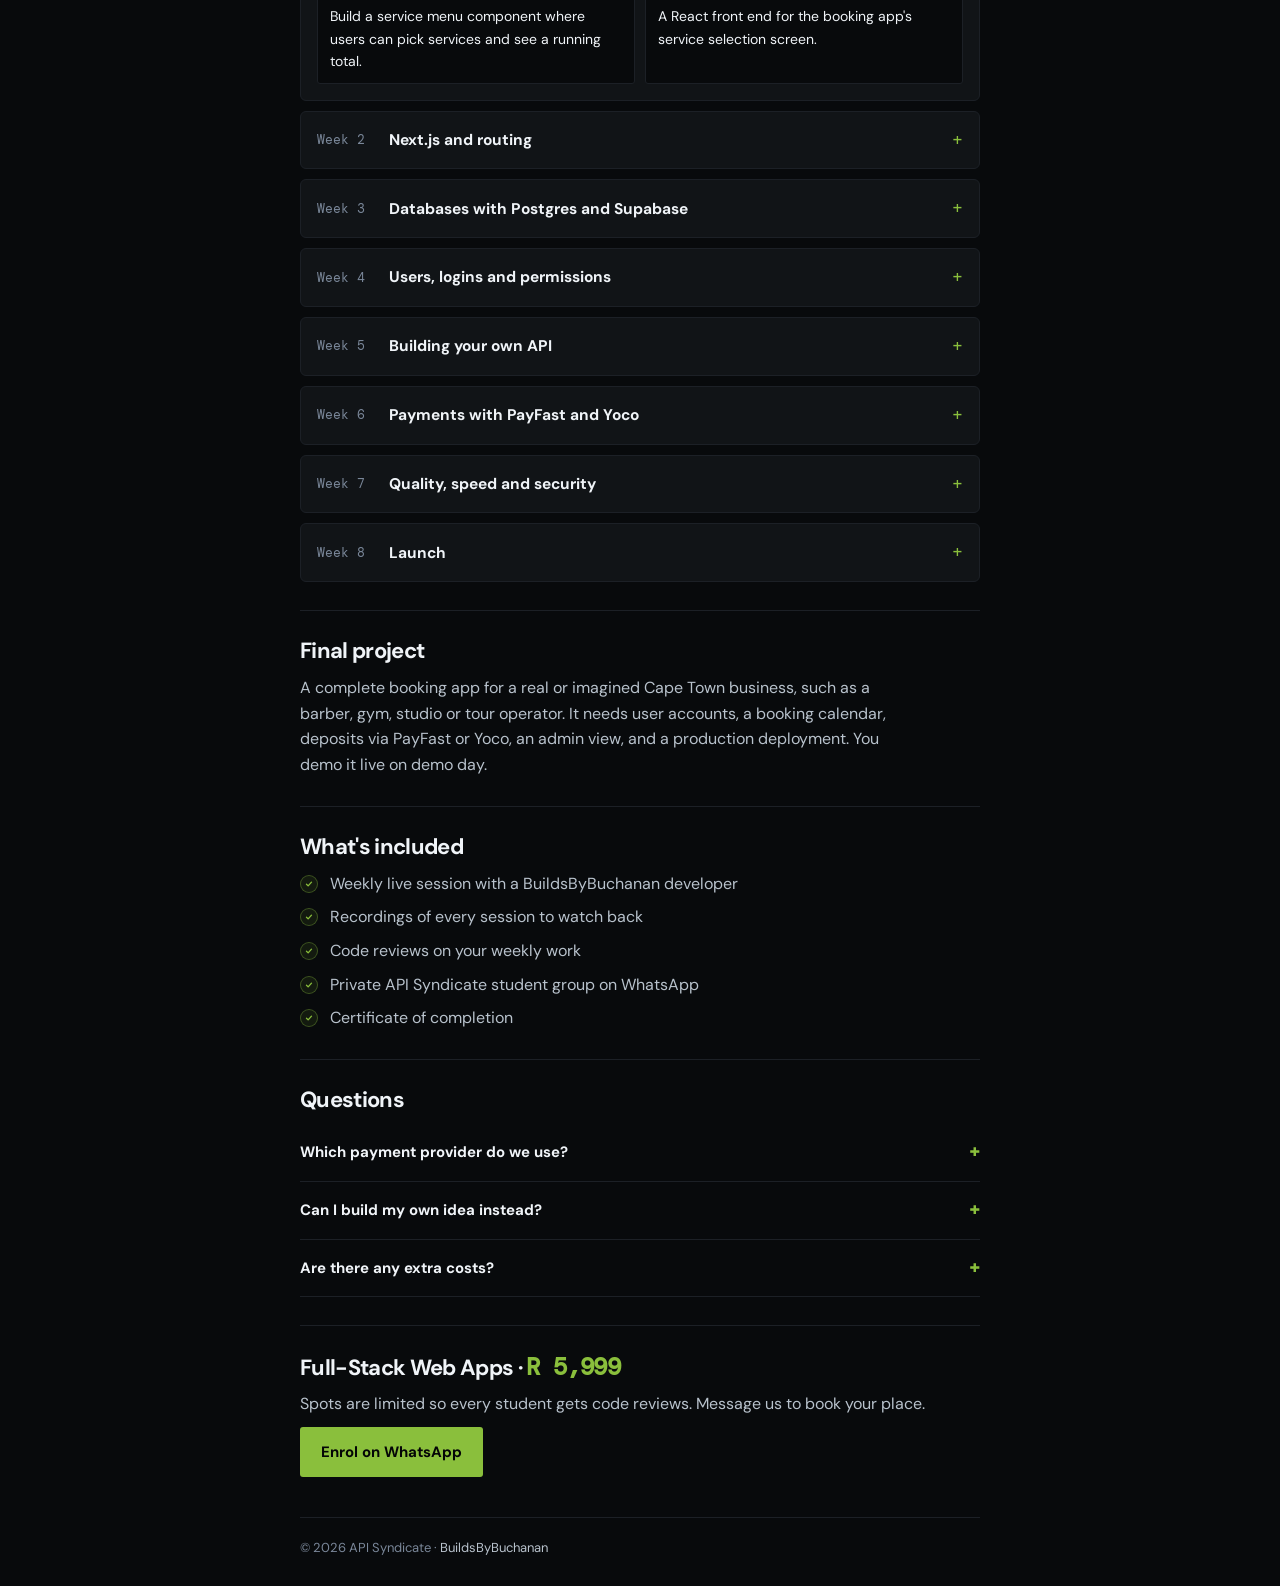
<file: courses/full-stack-web-apps.html>
<!DOCTYPE html>
<html lang="en">
<head>
  <meta charset="UTF-8">
  <meta name="viewport" content="width=device-width, initial-scale=1.0, viewport-fit=cover">
  <title>Full-Stack Web Apps | API Syndicate Courses</title>
  <meta name="description" content="Go from websites to real applications with users, data and payments, using the stack BuildsByBuchanan uses on client work.">
  <meta name="theme-color" content="#080A0C">
  <link rel="icon" type="image/png" href="../assets/bbb-mark.png">
  <link rel="preconnect" href="https://fonts.googleapis.com">
  <link rel="preconnect" href="https://fonts.gstatic.com" crossorigin>
  <link href="https://fonts.googleapis.com/css2?family=DM+Sans:opsz,wght@9..40,400;9..40,500;9..40,700&family=DM+Mono:wght@400&display=swap" rel="stylesheet">
  <link rel="stylesheet" href="../style.css">
</head>
<body>

  <header class="top top-row">
    <a href=".././" class="brand">
      <img src="../assets/bbb-mark.png" alt="" width="32" height="32">
      <span><b>API <em>Syndicate</em></b><small>Courses</small></span>
    </a>
    <a href="../courses.html" class="back">← All courses</a>
  </header>

  <main>
    <section class="page-intro">
      <span class="eyebrow">Intermediate</span>
      <h1>Full-Stack Web Apps</h1>
      <p>Go from websites to real applications with users, data and payments, using the stack BuildsByBuchanan uses on client work.</p>
    </section>

    <section class="enrol-box">
      <dl class="facts">
        <div><dt>Price</dt><dd class="price-lg">R 5,999</dd></div>
        <div><dt>Length</dt><dd>8 weeks · 24 lessons</dd></div>
        <div><dt>Format</dt><dd>Online + Cape Town sessions</dd></div>
        <div><dt>You'll build</dt><dd>A booking app with user logins and online payments</dd></div>
      </dl>
      <a class="btn btn-primary" href="https://wa.me/27792686620?text=Hi%2C%20I%27d%20like%20to%20enrol%20in%20Full-Stack%20Web%20Apps%20%28R%205%2C999%29." target="_blank" rel="noopener">Enrol on WhatsApp</a>
    </section>

    <section class="block">
      <h2>What you'll learn</h2>
      <ul class="ticks">
          <li>Build interfaces with React and Next.js</li>
          <li>Design a database and work with it using Postgres and Supabase</li>
          <li>Add sign-up, login and user permissions</li>
          <li>Write your own API routes</li>
          <li>Take real payments with PayFast or Yoco</li>
          <li>Deploy and monitor a production app</li>
      </ul>
    </section>

    <section class="block two-col">
      <div>
        <h2>Who it's for</h2>
        <ul class="dots">
          <li>People who&#x27;ve finished Web Foundations or can already build basic websites</li>
          <li>Junior developers who want real full-stack experience</li>
          <li>Founders who want to build their own MVP</li>
        </ul>
      </div>
      <div>
        <h2>Before you start</h2>
        <p>Comfortable with HTML, CSS and basic JavaScript. If you&#x27;re not sure, message us and we&#x27;ll send a short self-check.</p>
      </div>
    </section>

    <section class="block">
      <h2>Curriculum</h2>
      <p class="muted">8 weeks · 24 lessons · a hands-on exercise and a deliverable every week.</p>
      <details class="week" open>
        <summary><span class="wk">Week 1</span><span class="wk-title">React fundamentals</span></summary>
        <div class="week-body">
          <p class="goal">Think in components and build interactive UIs with React.</p>
          <ol class="lessons">
            <li><b>1.1</b><div><h4>Modern JavaScript refresher</h4><p>Arrow functions, destructuring, modules, promises and async/await: everything React code relies on.</p></div></li>
            <li><b>1.2</b><div><h4>Components and props</h4><p>Break a page into reusable components and pass data between them.</p></div></li>
            <li><b>1.3</b><div><h4>State and events</h4><p>Make components interactive with useState and handle user input.</p></div></li>
          </ol>
          <dl class="week-tasks">
            <div><dt>Exercise</dt><dd>Build a service menu component where users can pick services and see a running total.</dd></div>
            <div><dt>By the end of the week</dt><dd>A React front end for the booking app&#x27;s service selection screen.</dd></div>
          </dl>
        </div>
      </details>
      <details class="week">
        <summary><span class="wk">Week 2</span><span class="wk-title">Next.js and routing</span></summary>
        <div class="week-body">
          <p class="goal">Structure a real application with pages, layouts and server rendering.</p>
          <ol class="lessons">
            <li><b>2.1</b><div><h4>The App Router</h4><p>Folders become routes. Build layouts, nested pages and dynamic routes.</p></div></li>
            <li><b>2.2</b><div><h4>Server and client components</h4><p>What runs on the server and what runs in the browser, and why it matters for speed.</p></div></li>
            <li><b>2.3</b><div><h4>Loading data</h4><p>Fetch data on the server and handle loading and error states properly.</p></div></li>
          </ol>
          <dl class="week-tasks">
            <div><dt>Exercise</dt><dd>Add a services page, a service detail page and a shared layout with navigation.</dd></div>
            <div><dt>By the end of the week</dt><dd>A multi-page Next.js app deployed as a preview on Vercel.</dd></div>
          </dl>
        </div>
      </details>
      <details class="week">
        <summary><span class="wk">Week 3</span><span class="wk-title">Databases with Postgres and Supabase</span></summary>
        <div class="week-body">
          <p class="goal">Store and query real data.</p>
          <ol class="lessons">
            <li><b>3.1</b><div><h4>Designing tables</h4><p>Plan tables for services, bookings and customers. Primary keys, relationships and data types.</p></div></li>
            <li><b>3.2</b><div><h4>SQL essentials</h4><p>SELECT, INSERT, UPDATE, DELETE and JOIN. Enough SQL to answer real questions about your data.</p></div></li>
            <li><b>3.3</b><div><h4>Supabase in Next.js</h4><p>Connect your app to Supabase and read and write data safely.</p></div></li>
          </ol>
          <dl class="week-tasks">
            <div><dt>Exercise</dt><dd>Create the database schema and seed it with sample services and time slots.</dd></div>
            <div><dt>By the end of the week</dt><dd>The app showing real services and available time slots from the database.</dd></div>
          </dl>
        </div>
      </details>
      <details class="week">
        <summary><span class="wk">Week 4</span><span class="wk-title">Users, logins and permissions</span></summary>
        <div class="week-body">
          <p class="goal">Let people sign up and make sure they only see their own data.</p>
          <ol class="lessons">
            <li><b>4.1</b><div><h4>Authentication</h4><p>Email and password sign-up, magic links and Google login with Supabase Auth.</p></div></li>
            <li><b>4.2</b><div><h4>Protected pages</h4><p>Redirect logged-out users and show each user their own dashboard.</p></div></li>
            <li><b>4.3</b><div><h4>Row Level Security</h4><p>Database rules that stop users reading other people&#x27;s bookings, even if the front end has a bug.</p></div></li>
          </ol>
          <dl class="week-tasks">
            <div><dt>Exercise</dt><dd>Add sign-up and login, plus a &#x27;My bookings&#x27; page.</dd></div>
            <div><dt>By the end of the week</dt><dd>Working accounts where each user sees only their own bookings.</dd></div>
          </dl>
        </div>
      </details>
      <details class="week">
        <summary><span class="wk">Week 5</span><span class="wk-title">Building your own API</span></summary>
        <div class="week-body">
          <p class="goal">Write back-end logic that the front end and other services can call.</p>
          <ol class="lessons">
            <li><b>5.1</b><div><h4>Route handlers</h4><p>Create API endpoints in Next.js for creating, updating and cancelling bookings.</p></div></li>
            <li><b>5.2</b><div><h4>Validation</h4><p>Never trust input. Validate requests with Zod and return clear error messages.</p></div></li>
            <li><b>5.3</b><div><h4>Server actions</h4><p>Handle forms without writing a separate API, and know when to use which approach.</p></div></li>
          </ol>
          <dl class="week-tasks">
            <div><dt>Exercise</dt><dd>Build the booking flow: choose a service, pick a time, confirm.</dd></div>
            <div><dt>By the end of the week</dt><dd>End-to-end booking that stops two people booking the same slot.</dd></div>
          </dl>
        </div>
      </details>
      <details class="week">
        <summary><span class="wk">Week 6</span><span class="wk-title">Payments with PayFast and Yoco</span></summary>
        <div class="week-body">
          <p class="goal">Take real money in rands.</p>
          <ol class="lessons">
            <li><b>6.1</b><div><h4>How online payments work</h4><p>Checkout flows, sandbox vs live mode, fees and what South African payment providers need from you.</p></div></li>
            <li><b>6.2</b><div><h4>Integrating PayFast or Yoco</h4><p>Send customers to checkout and bring them back to the right page afterwards.</p></div></li>
            <li><b>6.3</b><div><h4>Payment webhooks</h4><p>Confirm payments server-side so a booking is only confirmed once the money has actually arrived.</p></div></li>
          </ol>
          <dl class="week-tasks">
            <div><dt>Exercise</dt><dd>Require a deposit before a booking is confirmed.</dd></div>
            <div><dt>By the end of the week</dt><dd>Paid bookings working end to end in sandbox mode.</dd></div>
          </dl>
        </div>
      </details>
      <details class="week">
        <summary><span class="wk">Week 7</span><span class="wk-title">Quality, speed and security</span></summary>
        <div class="week-body">
          <p class="goal">Make your app reliable enough for real customers.</p>
          <ol class="lessons">
            <li><b>7.1</b><div><h4>Testing what matters</h4><p>Test the booking and payment logic that would cost money if it broke.</p></div></li>
            <li><b>7.2</b><div><h4>Performance</h4><p>Image optimisation, caching and Lighthouse scores. Make it fast on a mid-range phone on mobile data.</p></div></li>
            <li><b>7.3</b><div><h4>Security basics</h4><p>Environment variables, secrets, rate limiting and the common mistakes that leak data.</p></div></li>
          </ol>
          <dl class="week-tasks">
            <div><dt>Exercise</dt><dd>Get a Lighthouse score of 90+ on mobile and fix every issue a code review finds.</dd></div>
            <div><dt>By the end of the week</dt><dd>A tested, optimised app with a clean security checklist.</dd></div>
          </dl>
        </div>
      </details>
      <details class="week">
        <summary><span class="wk">Week 8</span><span class="wk-title">Launch</span></summary>
        <div class="week-body">
          <p class="goal">Ship it and show it.</p>
          <ol class="lessons">
            <li><b>8.1</b><div><h4>Production deployment</h4><p>Environment set-up, a custom domain and switching payments to live mode.</p></div></li>
            <li><b>8.2</b><div><h4>Monitoring</h4><p>Error tracking, logs and analytics so you find out about problems before your users do.</p></div></li>
            <li><b>8.3</b><div><h4>Demo day prep</h4><p>Present your app like you&#x27;re pitching it to a client.</p></div></li>
          </ol>
          <dl class="week-tasks">
            <div><dt>Exercise</dt><dd>Run a full test booking on the live site.</dd></div>
            <div><dt>By the end of the week</dt><dd>Your booking app live in production.</dd></div>
          </dl>
        </div>
      </details>
    </section>

    <section class="block">
      <h2>Final project</h2>
      <p>A complete booking app for a real or imagined Cape Town business, such as a barber, gym, studio or tour operator. It needs user accounts, a booking calendar, deposits via PayFast or Yoco, an admin view, and a production deployment. You demo it live on demo day.</p>
    </section>

    <section class="block">
      <h2>What's included</h2>
      <ul class="ticks">
          <li>Weekly live session with a BuildsByBuchanan developer</li>
          <li>Recordings of every session to watch back</li>
          <li>Code reviews on your weekly work</li>
          <li>Private API Syndicate student group on WhatsApp</li>
          <li>Certificate of completion</li>
      </ul>
    </section>

    <section class="block">
      <h2>Questions</h2>
      <details class="faq"><summary>Which payment provider do we use?</summary><p>You choose PayFast or Yoco. Both are covered, and both are commonly used in South Africa.</p></details>
      <details class="faq"><summary>Can I build my own idea instead?</summary><p>Yes, as long as it has users, data and payments. We&#x27;ll check the scope with you in week 1.</p></details>
      <details class="faq"><summary>Are there any extra costs?</summary><p>No. Every tool we use has a free tier that&#x27;s enough for the course.</p></details>
    </section>

    <section class="enrol-end">
      <h2>Full-Stack Web Apps · <span class="price-lg">R 5,999</span></h2>
      <p>Spots are limited so every student gets code reviews. Message us to book your place.</p>
      <a class="btn btn-primary" href="https://wa.me/27792686620?text=Hi%2C%20I%27d%20like%20to%20enrol%20in%20Full-Stack%20Web%20Apps%20%28R%205%2C999%29." target="_blank" rel="noopener">Enrol on WhatsApp</a>
    </section>
  </main>

  <footer>
    © <span id="y">2026</span> API Syndicate · <a href="https://buildsbybuchanan.com" target="_blank" rel="noopener">BuildsByBuchanan</a>
  </footer>

  <script>document.getElementById('y').textContent = new Date().getFullYear();</script>
</body>
</html>
</file>
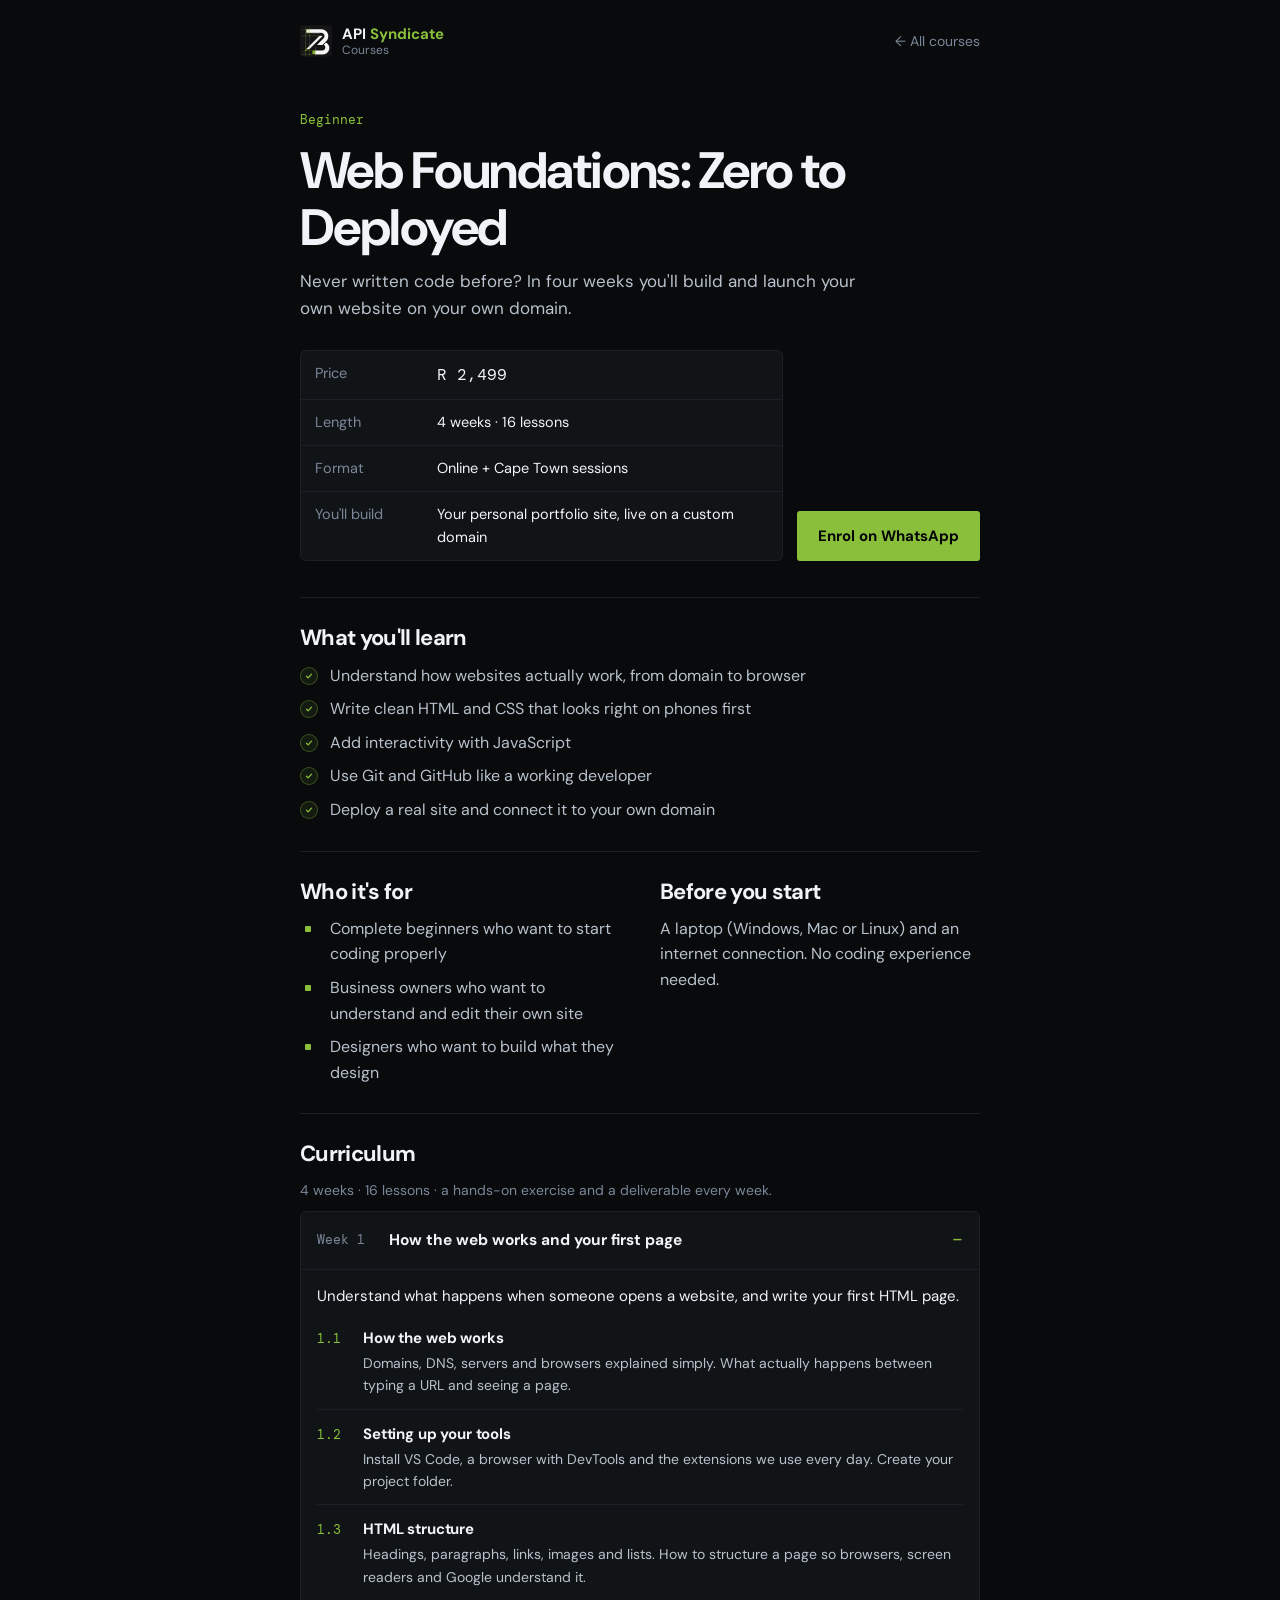
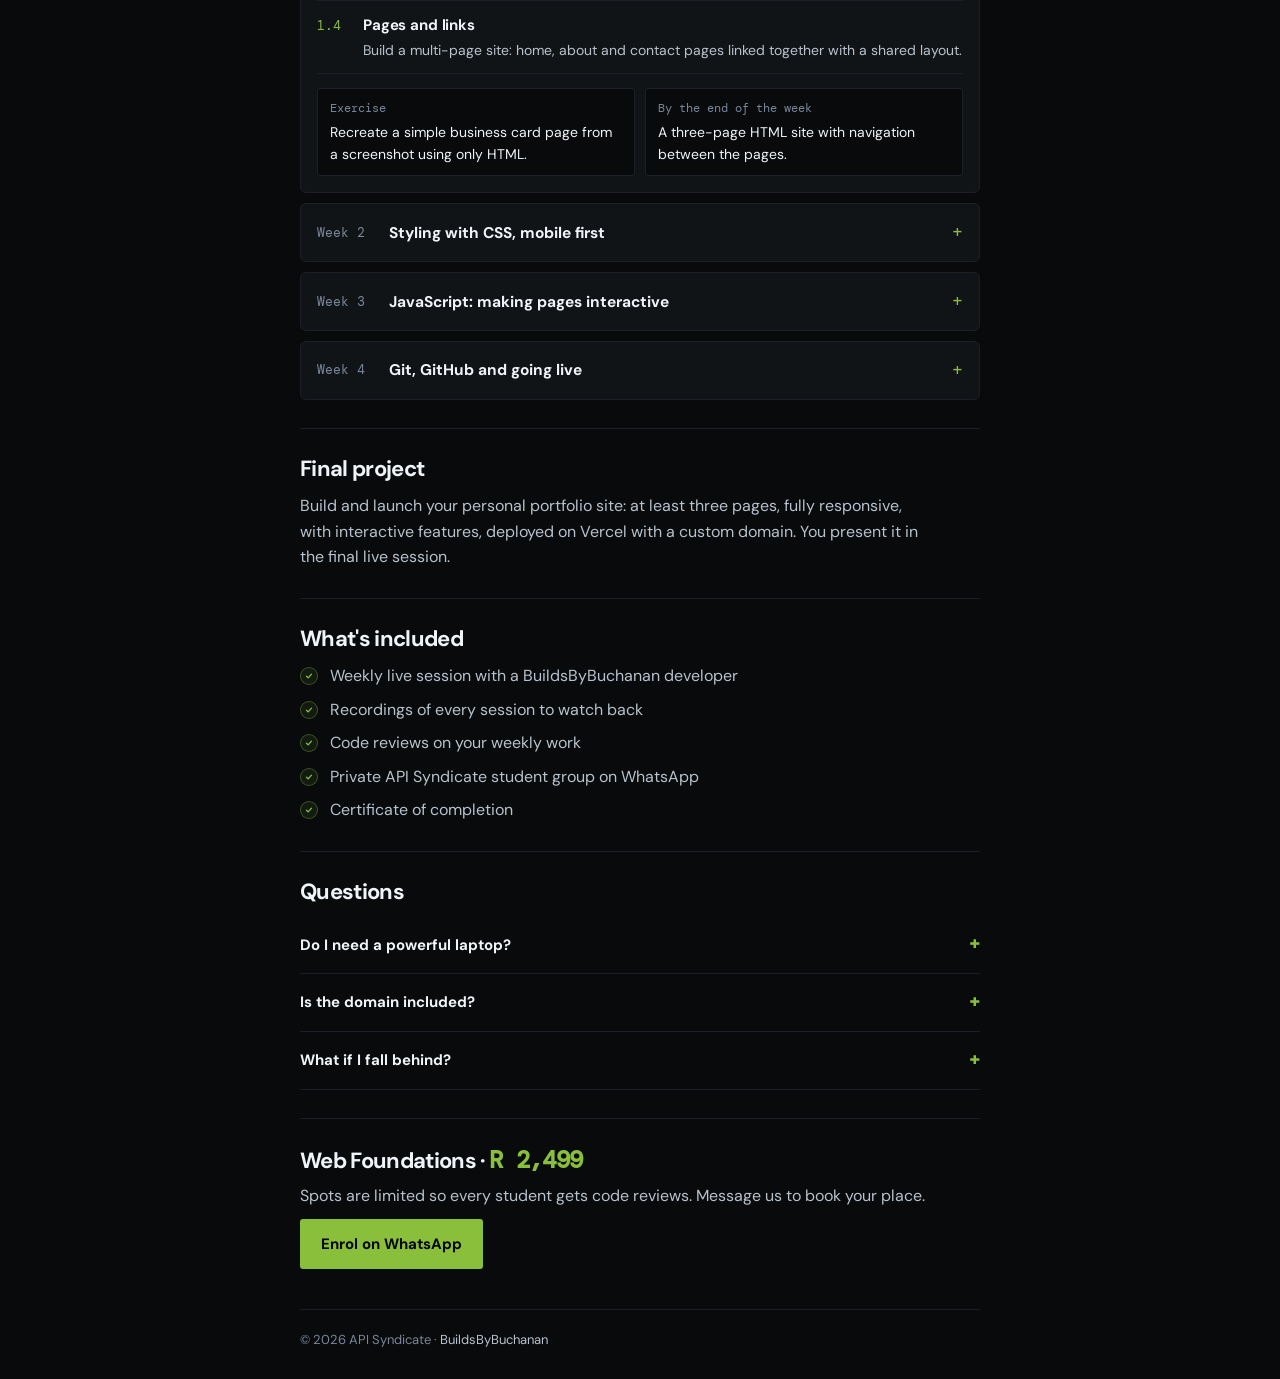
<file: courses/web-foundations.html>
<!DOCTYPE html>
<html lang="en">
<head>
  <meta charset="UTF-8">
  <meta name="viewport" content="width=device-width, initial-scale=1.0, viewport-fit=cover">
  <title>Web Foundations: Zero to Deployed | API Syndicate Courses</title>
  <meta name="description" content="Never written code before? In four weeks you&#x27;ll build and launch your own website on your own domain.">
  <meta name="theme-color" content="#080A0C">
  <link rel="icon" type="image/png" href="../assets/bbb-mark.png">
  <link rel="preconnect" href="https://fonts.googleapis.com">
  <link rel="preconnect" href="https://fonts.gstatic.com" crossorigin>
  <link href="https://fonts.googleapis.com/css2?family=DM+Sans:opsz,wght@9..40,400;9..40,500;9..40,700&family=DM+Mono:wght@400&display=swap" rel="stylesheet">
  <link rel="stylesheet" href="../style.css">
</head>
<body>

  <header class="top top-row">
    <a href=".././" class="brand">
      <img src="../assets/bbb-mark.png" alt="" width="32" height="32">
      <span><b>API <em>Syndicate</em></b><small>Courses</small></span>
    </a>
    <a href="../courses.html" class="back">← All courses</a>
  </header>

  <main>
    <section class="page-intro">
      <span class="eyebrow">Beginner</span>
      <h1>Web Foundations: Zero to Deployed</h1>
      <p>Never written code before? In four weeks you&#x27;ll build and launch your own website on your own domain.</p>
    </section>

    <section class="enrol-box">
      <dl class="facts">
        <div><dt>Price</dt><dd class="price-lg">R 2,499</dd></div>
        <div><dt>Length</dt><dd>4 weeks · 16 lessons</dd></div>
        <div><dt>Format</dt><dd>Online + Cape Town sessions</dd></div>
        <div><dt>You'll build</dt><dd>Your personal portfolio site, live on a custom domain</dd></div>
      </dl>
      <a class="btn btn-primary" href="https://wa.me/27792686620?text=Hi%2C%20I%27d%20like%20to%20enrol%20in%20Web%20Foundations%3A%20Zero%20to%20Deployed%20%28R%202%2C499%29." target="_blank" rel="noopener">Enrol on WhatsApp</a>
    </section>

    <section class="block">
      <h2>What you'll learn</h2>
      <ul class="ticks">
          <li>Understand how websites actually work, from domain to browser</li>
          <li>Write clean HTML and CSS that looks right on phones first</li>
          <li>Add interactivity with JavaScript</li>
          <li>Use Git and GitHub like a working developer</li>
          <li>Deploy a real site and connect it to your own domain</li>
      </ul>
    </section>

    <section class="block two-col">
      <div>
        <h2>Who it's for</h2>
        <ul class="dots">
          <li>Complete beginners who want to start coding properly</li>
          <li>Business owners who want to understand and edit their own site</li>
          <li>Designers who want to build what they design</li>
        </ul>
      </div>
      <div>
        <h2>Before you start</h2>
        <p>A laptop (Windows, Mac or Linux) and an internet connection. No coding experience needed.</p>
      </div>
    </section>

    <section class="block">
      <h2>Curriculum</h2>
      <p class="muted">4 weeks · 16 lessons · a hands-on exercise and a deliverable every week.</p>
      <details class="week" open>
        <summary><span class="wk">Week 1</span><span class="wk-title">How the web works and your first page</span></summary>
        <div class="week-body">
          <p class="goal">Understand what happens when someone opens a website, and write your first HTML page.</p>
          <ol class="lessons">
            <li><b>1.1</b><div><h4>How the web works</h4><p>Domains, DNS, servers and browsers explained simply. What actually happens between typing a URL and seeing a page.</p></div></li>
            <li><b>1.2</b><div><h4>Setting up your tools</h4><p>Install VS Code, a browser with DevTools and the extensions we use every day. Create your project folder.</p></div></li>
            <li><b>1.3</b><div><h4>HTML structure</h4><p>Headings, paragraphs, links, images and lists. How to structure a page so browsers, screen readers and Google understand it.</p></div></li>
            <li><b>1.4</b><div><h4>Pages and links</h4><p>Build a multi-page site: home, about and contact pages linked together with a shared layout.</p></div></li>
          </ol>
          <dl class="week-tasks">
            <div><dt>Exercise</dt><dd>Recreate a simple business card page from a screenshot using only HTML.</dd></div>
            <div><dt>By the end of the week</dt><dd>A three-page HTML site with navigation between the pages.</dd></div>
          </dl>
        </div>
      </details>
      <details class="week">
        <summary><span class="wk">Week 2</span><span class="wk-title">Styling with CSS, mobile first</span></summary>
        <div class="week-body">
          <p class="goal">Make your pages look professional on every screen size.</p>
          <ol class="lessons">
            <li><b>2.1</b><div><h4>CSS basics</h4><p>Selectors, colours, fonts and spacing. How the cascade works and why your styles sometimes don&#x27;t apply.</p></div></li>
            <li><b>2.2</b><div><h4>The box model</h4><p>Margin, border, padding and content. The single idea that explains most layout problems.</p></div></li>
            <li><b>2.3</b><div><h4>Flexbox and Grid</h4><p>Modern layout tools for navbars, card grids and page structure, with no floats or hacks.</p></div></li>
            <li><b>2.4</b><div><h4>Mobile-first design</h4><p>Design for phones first, then scale up with media queries. Test on real devices with DevTools.</p></div></li>
          </ol>
          <dl class="week-tasks">
            <div><dt>Exercise</dt><dd>Style your three-page site with a colour palette, Google Fonts and a responsive card grid.</dd></div>
            <div><dt>By the end of the week</dt><dd>A fully styled, responsive version of your site that looks good on a phone and a laptop.</dd></div>
          </dl>
        </div>
      </details>
      <details class="week">
        <summary><span class="wk">Week 3</span><span class="wk-title">JavaScript: making pages interactive</span></summary>
        <div class="week-body">
          <p class="goal">Learn enough JavaScript to add real interactivity to your site.</p>
          <ol class="lessons">
            <li><b>3.1</b><div><h4>JavaScript fundamentals</h4><p>Variables, types, functions and conditions, written and tested in the browser console.</p></div></li>
            <li><b>3.2</b><div><h4>The DOM</h4><p>Select elements on the page, change text and styles, and react to clicks.</p></div></li>
            <li><b>3.3</b><div><h4>Events and forms</h4><p>Build a mobile menu, an image gallery and a contact form that checks input before sending.</p></div></li>
            <li><b>3.4</b><div><h4>Working with data</h4><p>Arrays and objects. Render a list of projects from data instead of hard-coding them.</p></div></li>
          </ol>
          <dl class="week-tasks">
            <div><dt>Exercise</dt><dd>Add a working mobile menu and a filterable projects section to your site.</dd></div>
            <div><dt>By the end of the week</dt><dd>Your site with at least two interactive features built from scratch.</dd></div>
          </dl>
        </div>
      </details>
      <details class="week">
        <summary><span class="wk">Week 4</span><span class="wk-title">Git, GitHub and going live</span></summary>
        <div class="week-body">
          <p class="goal">Put your site on the internet the way professional teams do.</p>
          <ol class="lessons">
            <li><b>4.1</b><div><h4>Git basics</h4><p>Commits, history and undoing mistakes. Why every developer uses version control.</p></div></li>
            <li><b>4.2</b><div><h4>GitHub</h4><p>Push your code to GitHub, write a README and keep your work backed up and shareable.</p></div></li>
            <li><b>4.3</b><div><h4>Deploying on Vercel</h4><p>Connect your repo and deploy. Every push goes live automatically.</p></div></li>
            <li><b>4.4</b><div><h4>Custom domains and launch checklist</h4><p>Connect a .co.za or .com domain, add a favicon and meta tags, and run a final check for speed and SEO.</p></div></li>
          </ol>
          <dl class="week-tasks">
            <div><dt>Exercise</dt><dd>Make a change, push it, and watch it deploy automatically.</dd></div>
            <div><dt>By the end of the week</dt><dd>Your portfolio site live on your own domain, with the code on GitHub.</dd></div>
          </dl>
        </div>
      </details>
    </section>

    <section class="block">
      <h2>Final project</h2>
      <p>Build and launch your personal portfolio site: at least three pages, fully responsive, with interactive features, deployed on Vercel with a custom domain. You present it in the final live session.</p>
    </section>

    <section class="block">
      <h2>What's included</h2>
      <ul class="ticks">
          <li>Weekly live session with a BuildsByBuchanan developer</li>
          <li>Recordings of every session to watch back</li>
          <li>Code reviews on your weekly work</li>
          <li>Private API Syndicate student group on WhatsApp</li>
          <li>Certificate of completion</li>
      </ul>
    </section>

    <section class="block">
      <h2>Questions</h2>
      <details class="faq"><summary>Do I need a powerful laptop?</summary><p>No. Any laptop from the last 7 or so years will do. Everything we use is free and lightweight.</p></details>
      <details class="faq"><summary>Is the domain included?</summary><p>The domain isn&#x27;t included. A .co.za domain costs roughly R 100 a year, and we&#x27;ll show you where to buy one.</p></details>
      <details class="faq"><summary>What if I fall behind?</summary><p>Every session is recorded, and you can ask questions in the student group at any time.</p></details>
    </section>

    <section class="enrol-end">
      <h2>Web Foundations · <span class="price-lg">R 2,499</span></h2>
      <p>Spots are limited so every student gets code reviews. Message us to book your place.</p>
      <a class="btn btn-primary" href="https://wa.me/27792686620?text=Hi%2C%20I%27d%20like%20to%20enrol%20in%20Web%20Foundations%3A%20Zero%20to%20Deployed%20%28R%202%2C499%29." target="_blank" rel="noopener">Enrol on WhatsApp</a>
    </section>
  </main>

  <footer>
    © <span id="y">2026</span> API Syndicate · <a href="https://buildsbybuchanan.com" target="_blank" rel="noopener">BuildsByBuchanan</a>
  </footer>

  <script>document.getElementById('y').textContent = new Date().getFullYear();</script>
</body>
</html>
</file>
<file: style.css>
/* API Syndicate — single QR landing page. BuildsByBuchanan tokens, mobile-first. */
:root {
  --bg: #080A0C;
  --surface: #111417;
  --border: #1C2026;
  --border-strong: #262C34;
  --text: #B8C2CC;
  --text-strong: #F0F4F8;
  --text-muted: #7A8799;
  --accent: #8ABF3C;
  --accent-hover: #9ED04A;
  --on-accent: #040506;
  --radius: 3px;
  --radius-md: 6px;
}

* { box-sizing: border-box; margin: 0; padding: 0; }
body {
  background: var(--bg); color: var(--text);
  font-family: "DM Sans", -apple-system, "Segoe UI", sans-serif; font-size: 16px; line-height: 1.6;
  -webkit-font-smoothing: antialiased;
  max-width: 720px; margin: 0 auto; padding: 0 20px env(safe-area-inset-bottom);
}
a { color: inherit; text-decoration: none; }
em { font-style: normal; color: var(--accent); }
h1, h2 { color: var(--text-strong); letter-spacing: -.03em; line-height: 1.1; }

.top { padding: 20px 0; }
.brand { display: inline-flex; align-items: center; gap: 10px; }
.brand img { border-radius: var(--radius); }
.brand span { display: flex; flex-direction: column; line-height: 1.2; }
.brand b { color: var(--text-strong); font-size: 15px; }
.brand small { color: var(--text-muted); font-size: 12px; }

.hero { padding: 36px 0 32px; }
.eyebrow { display: block; font-family: "DM Mono", monospace; font-size: 13px; color: var(--accent); margin-bottom: 12px; }
.wordmark { font-size: clamp(3.4rem, 19vw, 8.5rem); font-weight: 700; line-height: .88; letter-spacing: -.055em; margin-bottom: 20px; }
.wordmark em { display: inline-block; text-shadow: 0 0 40px rgba(138,191,60,.25); }
.hero .tagline { font-size: 22px; font-weight: 700; color: var(--text-strong); letter-spacing: -.02em; margin-bottom: 8px; }
.hero p { max-width: 460px; margin-bottom: 24px; }

.actions { display: grid; gap: 10px; }
.btn { display: flex; align-items: center; justify-content: center; min-height: 50px; padding: 0 20px; border-radius: var(--radius); font-size: 15px; font-weight: 700; border: 1px solid transparent; transition: background .15s, border-color .15s; }
.btn-primary { background: var(--accent); color: var(--on-accent); }
.btn-primary:hover { background: var(--accent-hover); }
.btn-ghost { border-color: var(--border-strong); color: var(--text-strong); font-weight: 500; }
.btn-ghost:hover { border-color: var(--text-muted); }

.photos { display: grid; grid-template-columns: repeat(3, 1fr); gap: 0; margin: 0 -20px 32px; }
.photos img { width: 100%; aspect-ratio: 3 / 4; object-fit: cover; filter: grayscale(100%) brightness(.85); }

.small-head { font-size: 13px; font-family: "DM Mono", monospace; font-weight: 400; color: var(--text-muted); letter-spacing: 0; margin-bottom: 10px; }
.tiles-wrap { margin-bottom: 40px; }
.tiles { display: grid; grid-template-columns: 1fr; gap: 8px; }
.tile { background: var(--surface); border: 1px solid var(--border); border-radius: var(--radius-md); padding: 14px 16px; display: grid; grid-template-columns: 1fr auto; column-gap: 12px; align-items: center; }
.tile h2 { font-size: 16px; }
.tile p { grid-column: 1; font-size: 14px; color: var(--text-muted); }
.soon { grid-column: 2; grid-row: 1 / span 2; font-family: "DM Mono", monospace; font-size: 11.5px; color: var(--accent); border: 1px solid rgba(138,191,60,.35); background: rgba(138,191,60,.09); border-radius: var(--radius); padding: 2px 7px; white-space: nowrap; }

footer { border-top: 1px solid var(--border); padding: 20px 0 28px; font-size: 13px; color: var(--text-muted); }
footer a { color: var(--text); }

.go { font-size: 13.5px; font-weight: 700; color: var(--accent); white-space: nowrap; }
.muted { color: var(--text-muted); font-size: 14px; }

/* ---------- Course cards (home + list) ---------- */
.home-courses { margin-bottom: 40px; }
.home-courses-head { display: flex; align-items: baseline; justify-content: space-between; margin-bottom: 14px; }
.home-courses-head h2 { font-size: 26px; }
.course-grid { display: grid; gap: 10px; }
.course-card { display: flex; flex-direction: column; gap: 6px; background: var(--surface); border: 1px solid var(--border); border-radius: var(--radius-md); padding: 18px 16px; transition: border-color .15s, background .15s; }
.course-card:hover { border-color: rgba(138,191,60,.5); background: #13171a; }
.level { font-family: "DM Mono", monospace; font-size: 12px; color: var(--accent); }
.course-card h3 { font-size: 18px; color: var(--text-strong); letter-spacing: -.02em; line-height: 1.2; }
.course-card p { font-size: 14px; color: var(--text-muted); flex-grow: 1; }
.card-row { display: flex; align-items: center; justify-content: space-between; margin-top: 8px; padding-top: 12px; border-top: 1px solid var(--border); }
.price { font-family: "DM Mono", monospace; font-size: 16px; color: var(--text-strong); }

/* ---------- Course pages ---------- */
.top-row { display: flex; align-items: center; justify-content: space-between; }
.back { font-size: 14px; color: var(--text-muted); padding: 10px 0 10px 12px; }
.back:hover { color: var(--text-strong); }
.page-intro { padding: 28px 0; }
.page-intro h1 { font-size: clamp(2.1rem, 9vw, 3.2rem); margin-bottom: 12px; }
.page-intro p { max-width: 560px; font-size: 17px; }
.course-grid + .note, .page-intro + .course-grid { margin-top: 0; }
.page-intro + .course-grid { margin-bottom: 36px; }

.enrol-box { display: grid; gap: 14px; margin-bottom: 36px; }
.facts { display: grid; background: var(--surface); border: 1px solid var(--border); border-radius: var(--radius-md); }
.facts > div { display: grid; grid-template-columns: 110px 1fr; gap: 12px; padding: 11px 14px; border-bottom: 1px solid var(--border); font-size: 14.5px; }
.facts > div:last-child { border-bottom: 0; }
.facts dt { color: var(--text-muted); }
.facts dd { color: var(--text-strong); }
.price-lg { font-family: "DM Mono", monospace; color: var(--accent); font-size: 1.1em; }

.block { border-top: 1px solid var(--border); padding: 28px 0; }
.block h2 { font-size: 22px; margin-bottom: 12px; }
.block > p { max-width: 620px; }
.two-col { display: grid; gap: 28px; }
.ticks, .dots { list-style: none; display: grid; gap: 8px; }
.ticks li, .dots li { display: grid; grid-template-columns: 22px 1fr; gap: 8px; }
.ticks li::before { content: ""; width: 16px; height: 16px; margin-top: 4px; border-radius: 50%; border: 1px solid rgba(138,191,60,.35); background: rgba(138,191,60,.09) url("data:image/svg+xml,%3Csvg xmlns='http://www.w3.org/2000/svg' viewBox='0 0 24 24' fill='none' stroke='%238ABF3C' stroke-width='3.2' stroke-linecap='round' stroke-linejoin='round'%3E%3Cpath d='m6 12.5 4 4 8-9'/%3E%3C/svg%3E") center / 10px no-repeat; }
.dots li::before { content: ""; width: 6px; height: 6px; margin: 10px 0 0 5px; border-radius: 1px; background: var(--accent); }

details summary { cursor: pointer; list-style: none; }
details summary::-webkit-details-marker { display: none; }
.week { background: var(--surface); border: 1px solid var(--border); border-radius: var(--radius-md); margin-top: 10px; }
.week summary { display: grid; grid-template-columns: 64px 1fr 20px; align-items: center; gap: 8px; padding: 14px 16px; min-height: 52px; }
.week summary::after, .faq summary::after { content: "+"; font-family: "DM Mono", monospace; font-size: 18px; color: var(--accent); text-align: right; }
.week[open] summary::after, .faq[open] summary::after { content: "−"; }
.wk { font-family: "DM Mono", monospace; font-size: 12.5px; color: var(--text-muted); }
.wk-title { font-weight: 700; color: var(--text-strong); font-size: 15.5px; line-height: 1.3; }
.week-body { padding: 0 16px 16px; border-top: 1px solid var(--border); }
.goal { padding: 14px 0 6px; color: var(--text-strong); font-size: 15px; }
.lessons { list-style: none; display: grid; }
.lessons li { display: grid; grid-template-columns: 38px 1fr; gap: 8px; padding: 12px 0; border-bottom: 1px solid var(--border); }
.lessons li b { font-family: "DM Mono", monospace; font-weight: 400; font-size: 12.5px; color: var(--accent); padding-top: 3px; }
.lessons h4 { color: var(--text-strong); font-size: 15px; letter-spacing: -.01em; margin-bottom: 2px; }
.lessons p { font-size: 14px; color: var(--text); }
.week-tasks { display: grid; gap: 10px; margin-top: 14px; }
.week-tasks > div { background: var(--bg); border: 1px solid var(--border); border-radius: var(--radius); padding: 10px 12px; }
.week-tasks dt { font-family: "DM Mono", monospace; font-size: 12px; color: var(--text-muted); margin-bottom: 2px; }
.week-tasks dd { font-size: 14px; color: var(--text-strong); }

.faq { border-bottom: 1px solid var(--border); }
.faq summary { display: flex; justify-content: space-between; gap: 12px; align-items: center; padding: 14px 0; font-weight: 700; color: var(--text-strong); font-size: 15px; min-height: 48px; }
.faq p { padding: 0 0 14px; font-size: 14.5px; max-width: 620px; }

.enrol-end { border-top: 1px solid var(--border); padding: 28px 0 40px; display: grid; gap: 10px; }
.enrol-end h2 { font-size: 22px; }
.note { border-top: 1px solid var(--border); padding: 28px 0 36px; }
.note h2 { font-size: 20px; margin-bottom: 8px; }
.note p { margin-bottom: 16px; max-width: 560px; }

@media (min-width: 720px) {
  .hero { padding: 64px 0 48px; }
  .actions { display: flex; flex-wrap: wrap; }
  .photos { margin: 0 0 40px; border-radius: var(--radius-md); overflow: hidden; }
  .tiles { grid-template-columns: repeat(3, 1fr); }
  .tile { grid-template-columns: 1fr; align-items: start; gap: 4px; }
  .soon { grid-column: 1; grid-row: auto; justify-self: start; margin-top: 8px; }
  .course-grid { grid-template-columns: 1fr 1fr; gap: 12px; }
  .two-col { grid-template-columns: 1fr 1fr; gap: 40px; }
  .enrol-box { grid-template-columns: 1fr auto; align-items: end; }
  .enrol-box .btn, .enrol-end .btn, .note .btn { justify-self: start; display: inline-flex; }
  .week-tasks { grid-template-columns: 1fr 1fr; }
}
</file>
